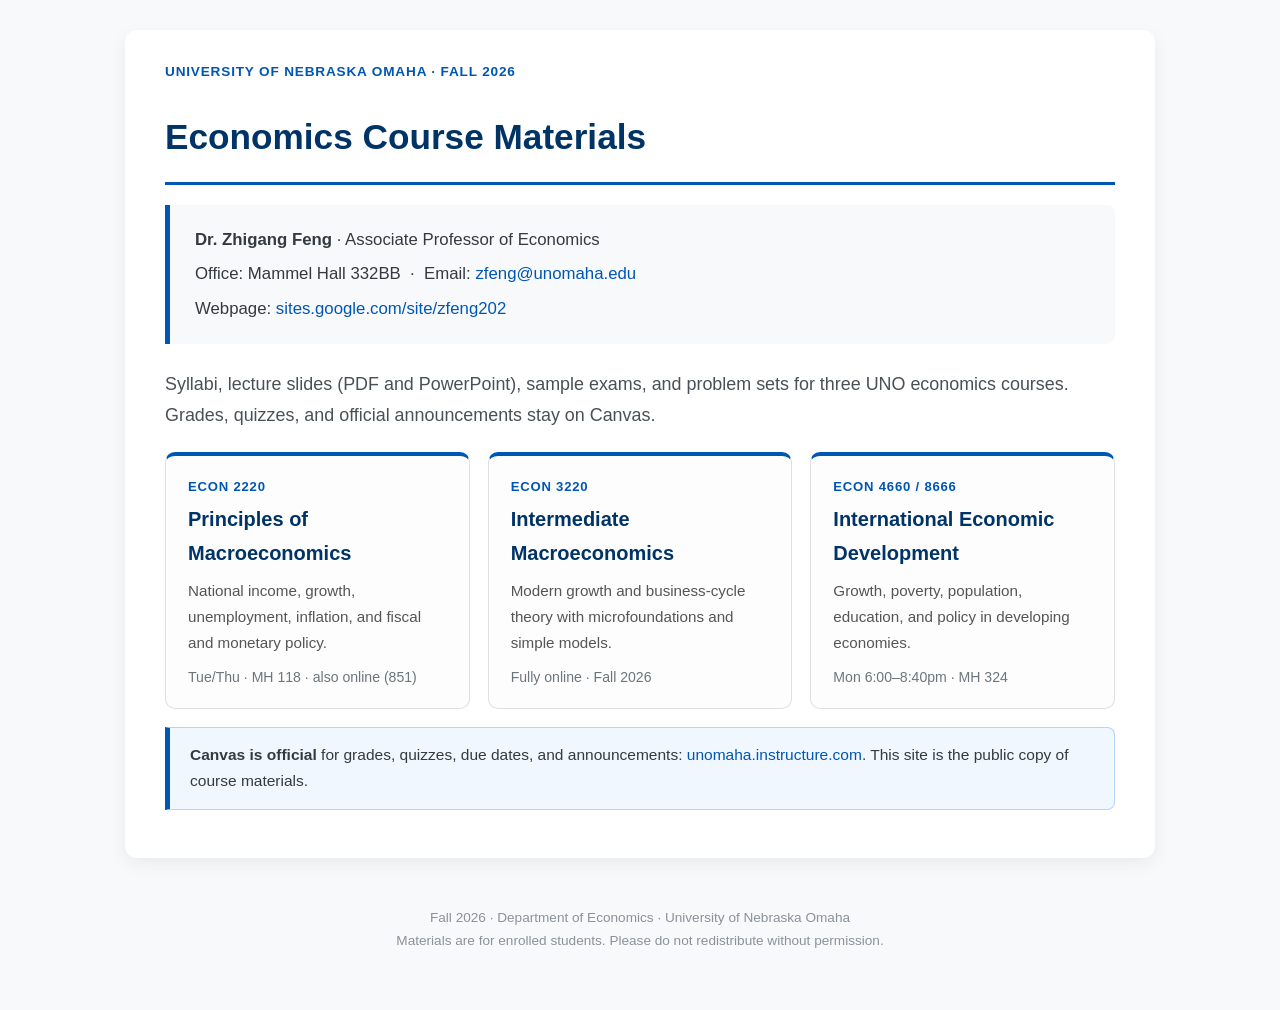
<file: index.html>
<!DOCTYPE html>
<html lang="en">
<head>
  <meta charset="UTF-8">
  <meta name="viewport" content="width=device-width, initial-scale=1.0">
  <title>UNO Economics · Dr. Zhigang Feng</title>
  <link rel="stylesheet" href="assets/style.css">
</head>
<body>
  <div class="container">
    <p class="kicker">University of Nebraska Omaha · Fall 2026</p>
    <h1>Economics Course Materials</h1>
    <div class="instructor-info">
      <p><strong>Dr. Zhigang Feng</strong> · Associate Professor of Economics</p>
      <p>Office: Mammel Hall 332BB &nbsp;·&nbsp; Email: <a href="mailto:zfeng@unomaha.edu">zfeng@unomaha.edu</a></p>
      <p>Webpage: <a href="https://sites.google.com/site/zfeng202/">sites.google.com/site/zfeng202</a></p>
    </div>
    <p class="lede">Syllabi, lecture slides (PDF and PowerPoint), sample exams, and problem sets for three UNO economics courses. Grades, quizzes, and official announcements stay on Canvas.</p>

    <div class="course-grid">
      <a class="course-card" href="econ2220/">
        <div class="code">ECON 2220</div>
        <h2>Principles of Macroeconomics</h2>
        <p>National income, growth, unemployment, inflation, and fiscal and monetary policy.</p>
        <div class="meta">Tue/Thu · MH 118 · also online (851)</div>
      </a>
      <a class="course-card" href="econ3220/">
        <div class="code">ECON 3220</div>
        <h2>Intermediate Macroeconomics</h2>
        <p>Modern growth and business-cycle theory with microfoundations and simple models.</p>
        <div class="meta">Fully online · Fall 2026</div>
      </a>
      <a class="course-card" href="econ4660/">
        <div class="code">ECON 4660 / 8666</div>
        <h2>International Economic Development</h2>
        <p>Growth, poverty, population, education, and policy in developing economies.</p>
        <div class="meta">Mon 6:00–8:40pm · MH 324</div>
      </a>
    </div>

    <div class="notice">
      <strong>Canvas is official</strong> for grades, quizzes, due dates, and announcements:
      <a href="https://unomaha.instructure.com">unomaha.instructure.com</a>.
      This site is the public copy of course materials.
    </div>
  </div>
  <footer class="site-footer">
    Fall 2026 · Department of Economics · University of Nebraska Omaha<br>
    Materials are for enrolled students. Please do not redistribute without permission.
  </footer>
</body>
</html>
</file>
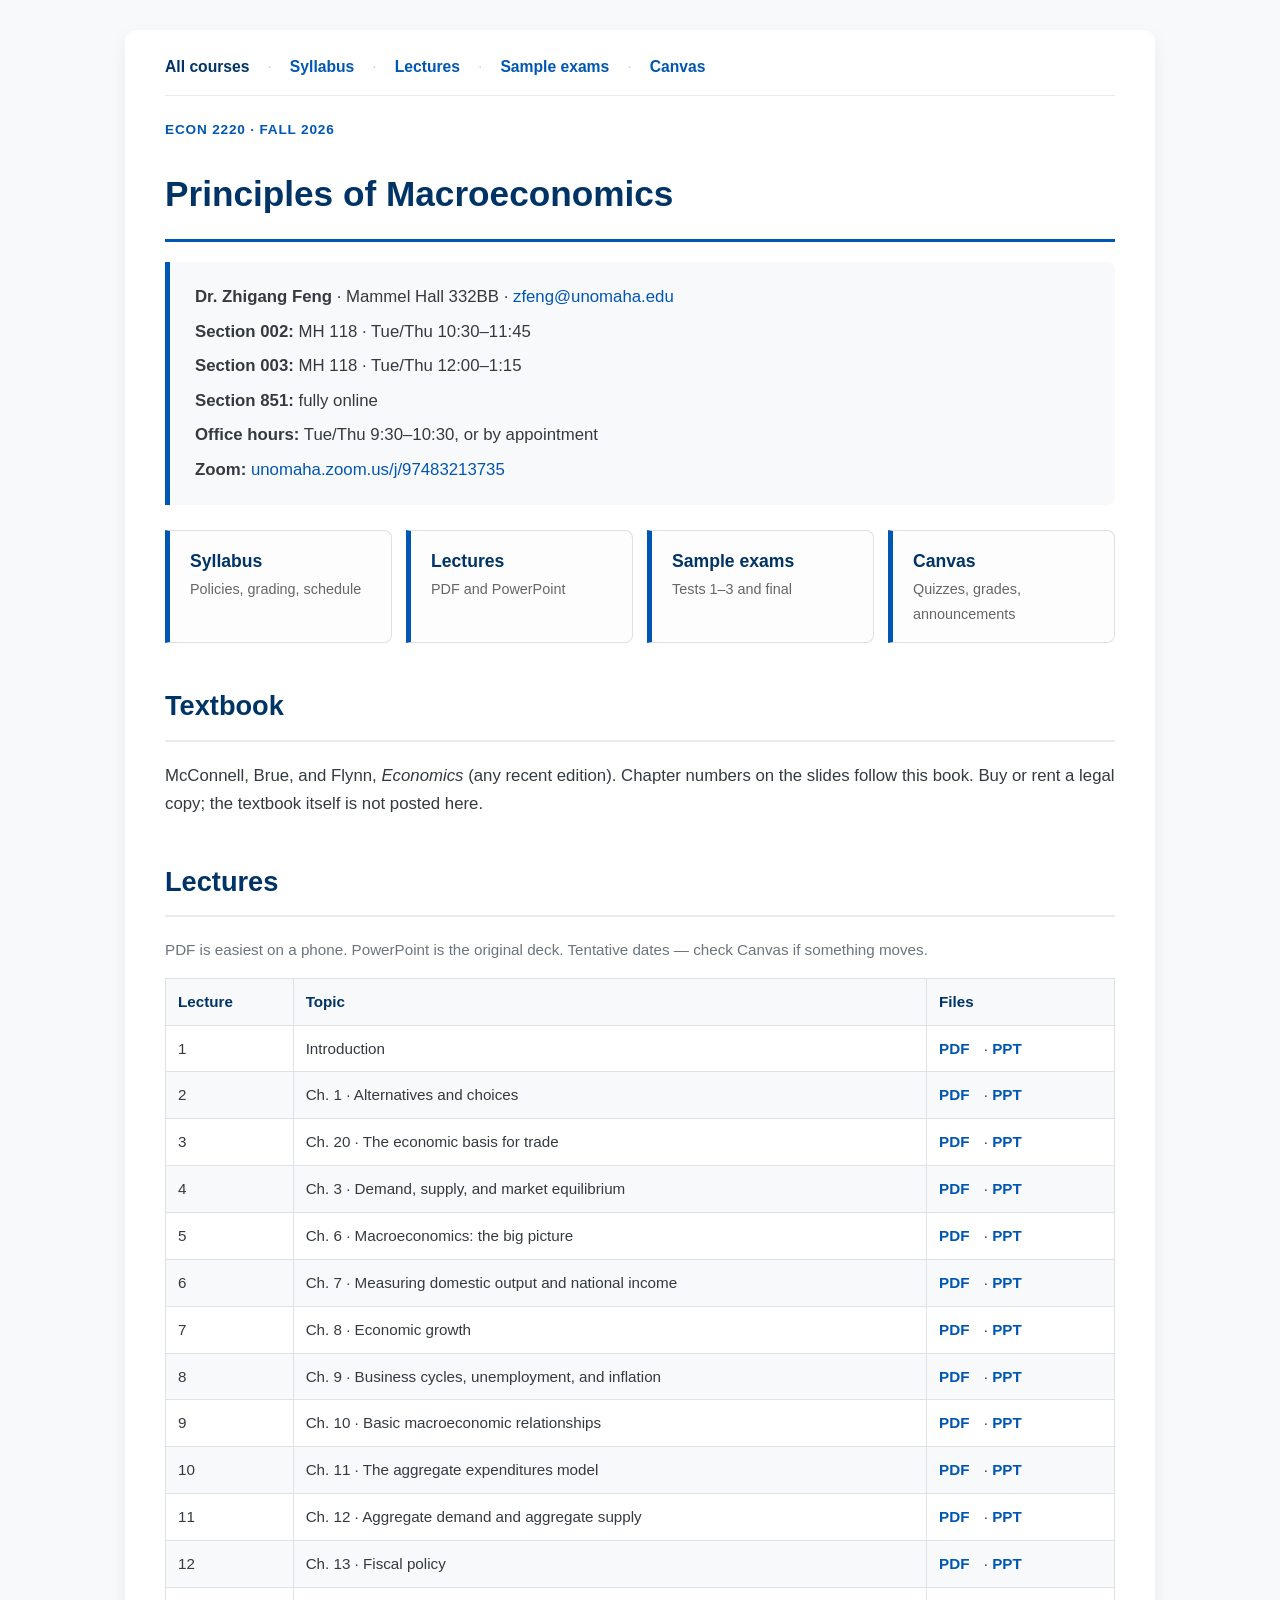
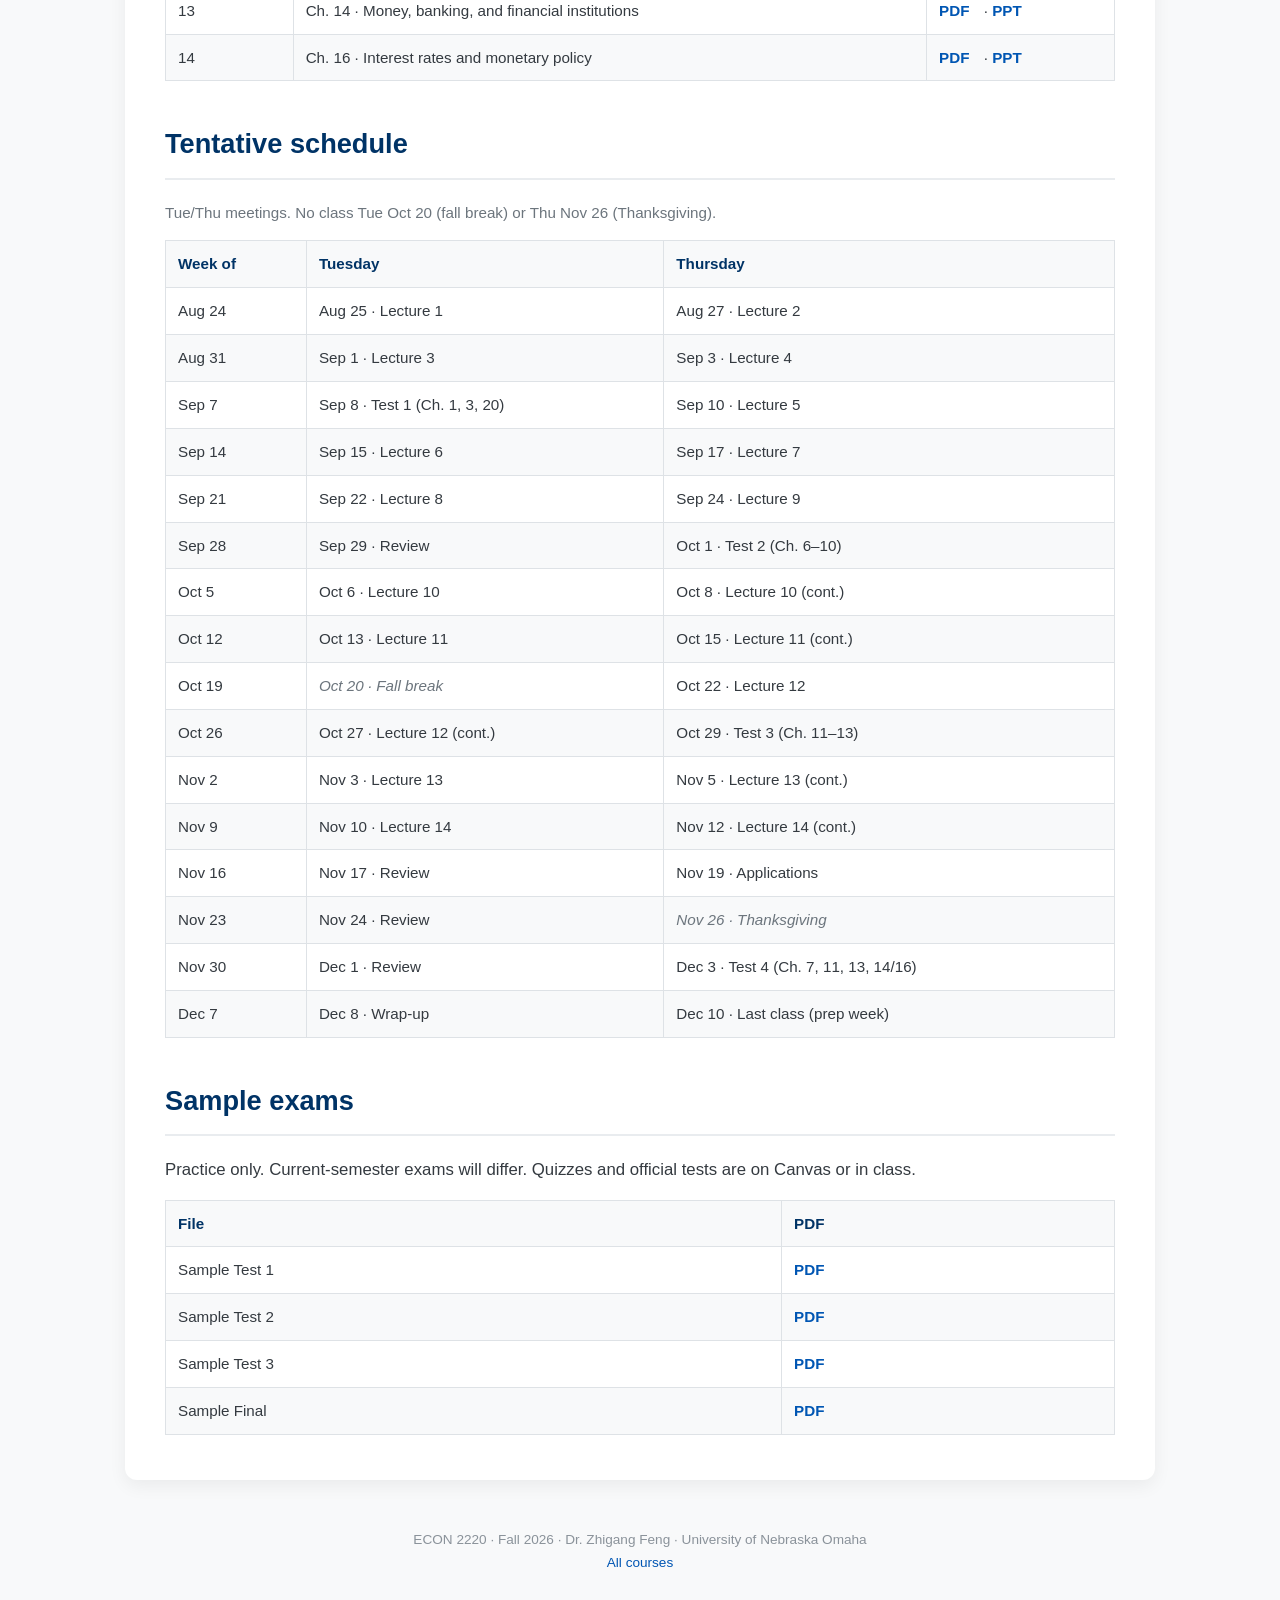
<file: econ2220/index.html>
<!DOCTYPE html>
<html lang="en">
<head>
  <meta charset="UTF-8">
  <meta name="viewport" content="width=device-width, initial-scale=1.0">
  <title>ECON 2220 · Principles of Macroeconomics</title>
  <link rel="stylesheet" href="../assets/style.css">
</head>
<body>
  <div class="container">
    <nav class="topnav">
      <a class="home" href="../">All courses</a>
      <span class="sep">·</span>
      <a href="syllabus.html">Syllabus</a>
      <span class="sep">·</span>
      <a href="#lectures">Lectures</a>
      <span class="sep">·</span>
      <a href="#exams">Sample exams</a>
      <span class="sep">·</span>
      <a href="https://unomaha.instructure.com">Canvas</a>
    </nav>

    <p class="kicker">ECON 2220 · Fall 2026</p>
    <h1>Principles of Macroeconomics</h1>
    <div class="instructor-info">
      <p><strong>Dr. Zhigang Feng</strong> · Mammel Hall 332BB · <a href="mailto:zfeng@unomaha.edu">zfeng@unomaha.edu</a></p>
      <p><strong>Section 002:</strong> MH 118 · Tue/Thu 10:30–11:45</p>
      <p><strong>Section 003:</strong> MH 118 · Tue/Thu 12:00–1:15</p>
      <p><strong>Section 851:</strong> fully online</p>
      <p><strong>Office hours:</strong> Tue/Thu 9:30–10:30, or by appointment</p>
      <p><strong>Zoom:</strong> <a href="https://unomaha.zoom.us/j/97483213735">unomaha.zoom.us/j/97483213735</a></p>
    </div>

    <div class="quicklinks">
      <a class="quicklink" href="syllabus.html">
        <div class="ql-title">Syllabus</div>
        <div class="ql-sub">Policies, grading, schedule</div>
      </a>
      <a class="quicklink" href="#lectures">
        <div class="ql-title">Lectures</div>
        <div class="ql-sub">PDF and PowerPoint</div>
      </a>
      <a class="quicklink" href="#exams">
        <div class="ql-title">Sample exams</div>
        <div class="ql-sub">Tests 1–3 and final</div>
      </a>
      <a class="quicklink" href="https://unomaha.instructure.com">
        <div class="ql-title">Canvas</div>
        <div class="ql-sub">Quizzes, grades, announcements</div>
      </a>
    </div>

    <h2>Textbook</h2>
    <p>McConnell, Brue, and Flynn, <em>Economics</em> (any recent edition). Chapter numbers on the slides follow this book. Buy or rent a legal copy; the textbook itself is not posted here.</p>

    <h2 id="lectures">Lectures</h2>
    <p class="muted">PDF is easiest on a phone. PowerPoint is the original deck. Tentative dates — check Canvas if something moves.</p>
    <table>
      <thead>
        <tr><th>Lecture</th><th>Topic</th><th>Files</th></tr>
      </thead>
      <tbody>
        <tr><td>1</td><td>Introduction</td><td class="dl"><a href="notes/Lecture1_Intro.pdf">PDF</a> · <a href="notes/Lecture1_Intro.pptx">PPT</a></td></tr>
        <tr><td>2</td><td>Ch. 1 · Alternatives and choices</td><td class="dl"><a href="notes/Lecture2_Chp1.pdf">PDF</a> · <a href="notes/Lecture2_Chp1.pptx">PPT</a></td></tr>
        <tr><td>3</td><td>Ch. 20 · The economic basis for trade</td><td class="dl"><a href="notes/Lecture3_Chp20.pdf">PDF</a> · <a href="notes/Lecture3_Chp20.pptx">PPT</a></td></tr>
        <tr><td>4</td><td>Ch. 3 · Demand, supply, and market equilibrium</td><td class="dl"><a href="notes/Lecture4_Chp3.pdf">PDF</a> · <a href="notes/Lecture4_Chp3.pptx">PPT</a></td></tr>
        <tr><td>5</td><td>Ch. 6 · Macroeconomics: the big picture</td><td class="dl"><a href="notes/Lecture5_Chp6.pdf">PDF</a> · <a href="notes/Lecture5_Chp6.pptx">PPT</a></td></tr>
        <tr><td>6</td><td>Ch. 7 · Measuring domestic output and national income</td><td class="dl"><a href="notes/Lecture6_Chp7.pdf">PDF</a> · <a href="notes/Lecture6_Chp7.pptx">PPT</a></td></tr>
        <tr><td>7</td><td>Ch. 8 · Economic growth</td><td class="dl"><a href="notes/Lecture7_Chp8.pdf">PDF</a> · <a href="notes/Lecture7_Chp8.pptx">PPT</a></td></tr>
        <tr><td>8</td><td>Ch. 9 · Business cycles, unemployment, and inflation</td><td class="dl"><a href="notes/Lecture8_Chp9.pdf">PDF</a> · <a href="notes/Lecture8_Chp9.pptx">PPT</a></td></tr>
        <tr><td>9</td><td>Ch. 10 · Basic macroeconomic relationships</td><td class="dl"><a href="notes/Lecture9_Chp10.pdf">PDF</a> · <a href="notes/Lecture9_Chp10.pptx">PPT</a></td></tr>
        <tr><td>10</td><td>Ch. 11 · The aggregate expenditures model</td><td class="dl"><a href="notes/Lecture10_Chp11.pdf">PDF</a> · <a href="notes/Lecture10_Chp11.pptx">PPT</a></td></tr>
        <tr><td>11</td><td>Ch. 12 · Aggregate demand and aggregate supply</td><td class="dl"><a href="notes/Lecture11_Chp12.pdf">PDF</a> · <a href="notes/Lecture11_Chp12.pptx">PPT</a></td></tr>
        <tr><td>12</td><td>Ch. 13 · Fiscal policy</td><td class="dl"><a href="notes/Lecture12_Chp13.pdf">PDF</a> · <a href="notes/Lecture12_Chp13.pptx">PPT</a></td></tr>
        <tr><td>13</td><td>Ch. 14 · Money, banking, and financial institutions</td><td class="dl"><a href="notes/Lecture13_Chp14.pdf">PDF</a> · <a href="notes/Lecture13_Chp14.pptx">PPT</a></td></tr>
        <tr><td>14</td><td>Ch. 16 · Interest rates and monetary policy</td><td class="dl"><a href="notes/Lecture14_Chp16.pdf">PDF</a> · <a href="notes/Lecture14_Chp16.pptx">PPT</a></td></tr>
      </tbody>
    </table>

    <h2 id="schedule">Tentative schedule</h2>
    <p class="muted">Tue/Thu meetings. No class Tue Oct 20 (fall break) or Thu Nov 26 (Thanksgiving).</p>
    <table>
      <thead>
        <tr><th>Week of</th><th>Tuesday</th><th>Thursday</th></tr>
      </thead>
      <tbody>
        <tr><td>Aug 24</td><td>Aug 25 · Lecture 1</td><td>Aug 27 · Lecture 2</td></tr>
        <tr><td>Aug 31</td><td>Sep 1 · Lecture 3</td><td>Sep 3 · Lecture 4</td></tr>
        <tr><td>Sep 7</td><td>Sep 8 · Test 1 (Ch. 1, 3, 20)</td><td>Sep 10 · Lecture 5</td></tr>
        <tr><td>Sep 14</td><td>Sep 15 · Lecture 6</td><td>Sep 17 · Lecture 7</td></tr>
        <tr><td>Sep 21</td><td>Sep 22 · Lecture 8</td><td>Sep 24 · Lecture 9</td></tr>
        <tr><td>Sep 28</td><td>Sep 29 · Review</td><td>Oct 1 · Test 2 (Ch. 6–10)</td></tr>
        <tr><td>Oct 5</td><td>Oct 6 · Lecture 10</td><td>Oct 8 · Lecture 10 (cont.)</td></tr>
        <tr><td>Oct 12</td><td>Oct 13 · Lecture 11</td><td>Oct 15 · Lecture 11 (cont.)</td></tr>
        <tr><td>Oct 19</td><td class="holiday">Oct 20 · Fall break</td><td>Oct 22 · Lecture 12</td></tr>
        <tr><td>Oct 26</td><td>Oct 27 · Lecture 12 (cont.)</td><td>Oct 29 · Test 3 (Ch. 11–13)</td></tr>
        <tr><td>Nov 2</td><td>Nov 3 · Lecture 13</td><td>Nov 5 · Lecture 13 (cont.)</td></tr>
        <tr><td>Nov 9</td><td>Nov 10 · Lecture 14</td><td>Nov 12 · Lecture 14 (cont.)</td></tr>
        <tr><td>Nov 16</td><td>Nov 17 · Review</td><td>Nov 19 · Applications</td></tr>
        <tr><td>Nov 23</td><td>Nov 24 · Review</td><td class="holiday">Nov 26 · Thanksgiving</td></tr>
        <tr><td>Nov 30</td><td>Dec 1 · Review</td><td>Dec 3 · Test 4 (Ch. 7, 11, 13, 14/16)</td></tr>
        <tr><td>Dec 7</td><td>Dec 8 · Wrap-up</td><td>Dec 10 · Last class (prep week)</td></tr>
      </tbody>
    </table>

    <h2 id="exams">Sample exams</h2>
    <p>Practice only. Current-semester exams will differ. Quizzes and official tests are on Canvas or in class.</p>
    <table>
      <thead>
        <tr><th>File</th><th>PDF</th></tr>
      </thead>
      <tbody>
        <tr><td>Sample Test 1</td><td class="dl"><a href="tests/Sample_test1.pdf">PDF</a></td></tr>
        <tr><td>Sample Test 2</td><td class="dl"><a href="tests/Sample_test2.pdf">PDF</a></td></tr>
        <tr><td>Sample Test 3</td><td class="dl"><a href="tests/Sample_test3.pdf">PDF</a></td></tr>
        <tr><td>Sample Final</td><td class="dl"><a href="tests/Sample_Final.pdf">PDF</a></td></tr>
      </tbody>
    </table>
  </div>
  <footer class="site-footer">
    ECON 2220 · Fall 2026 · Dr. Zhigang Feng · University of Nebraska Omaha<br>
    <a href="../">All courses</a>
  </footer>
</body>
</html>
</file>
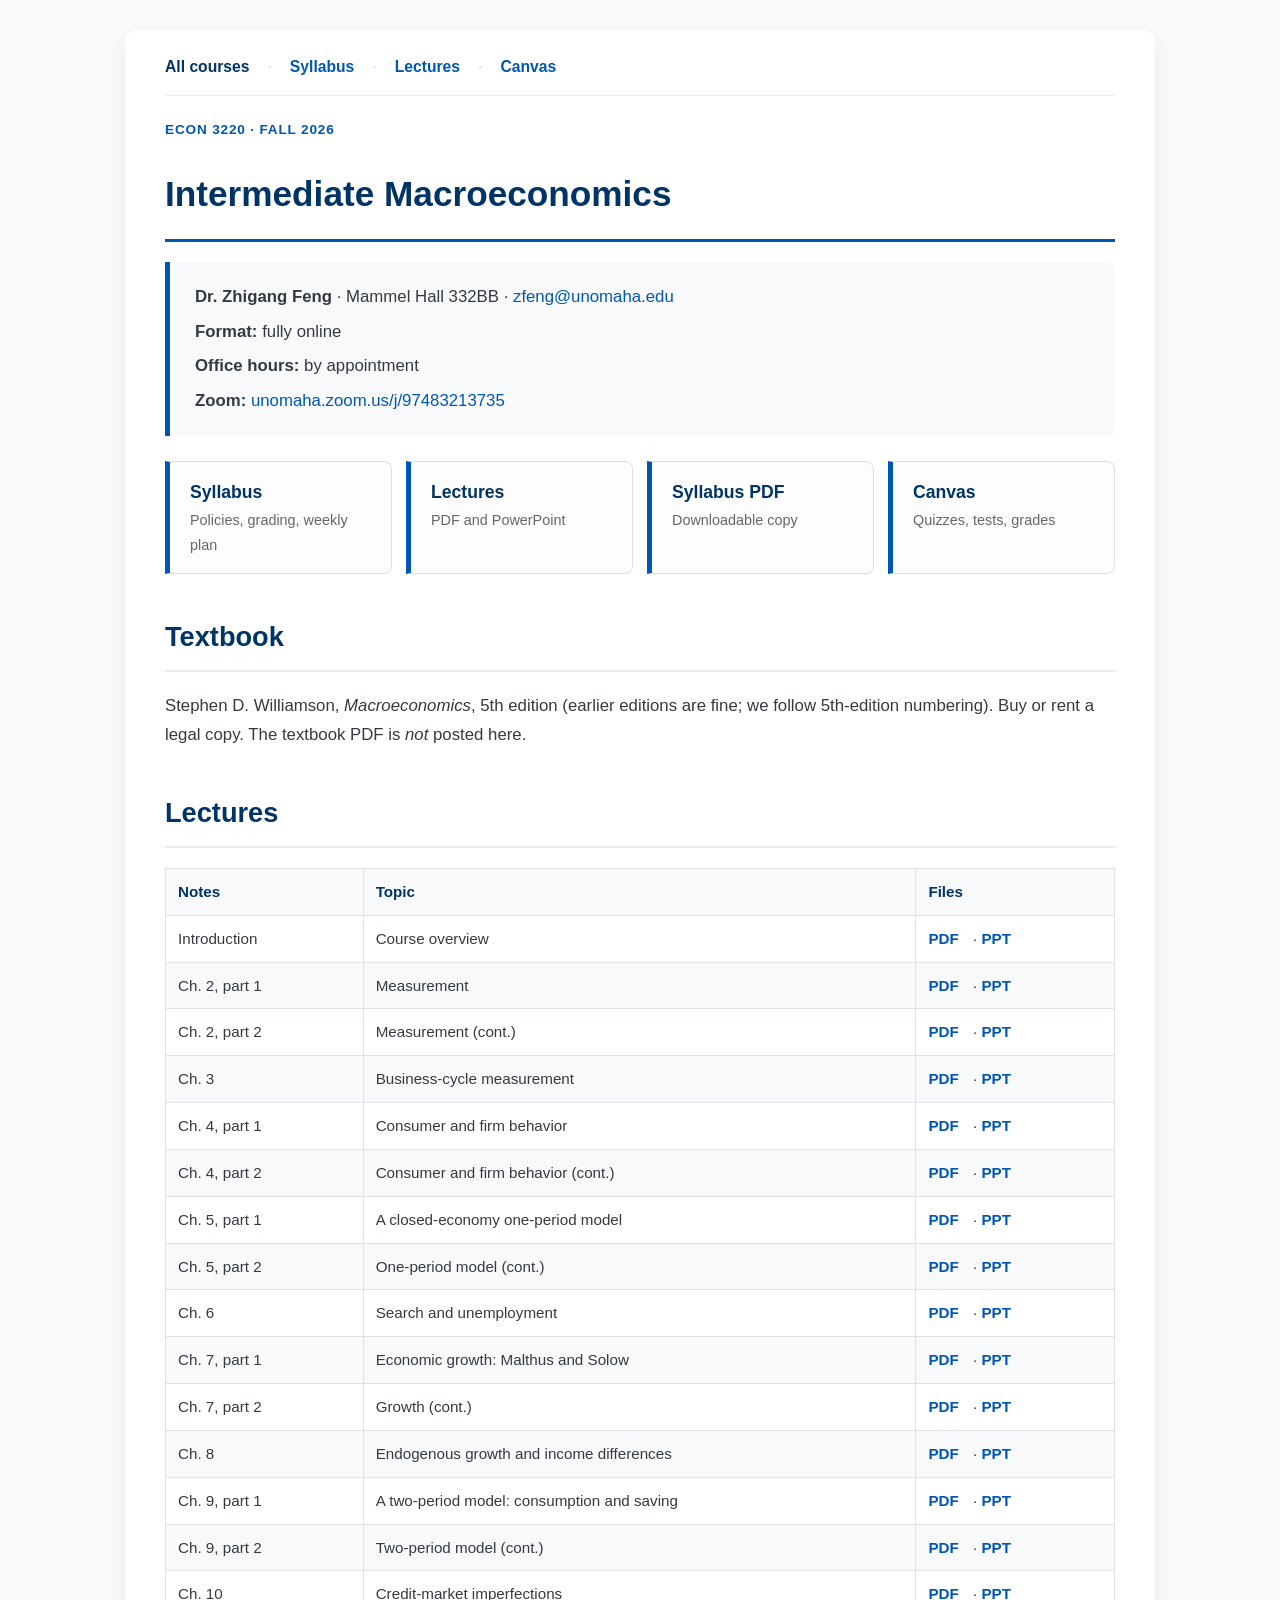
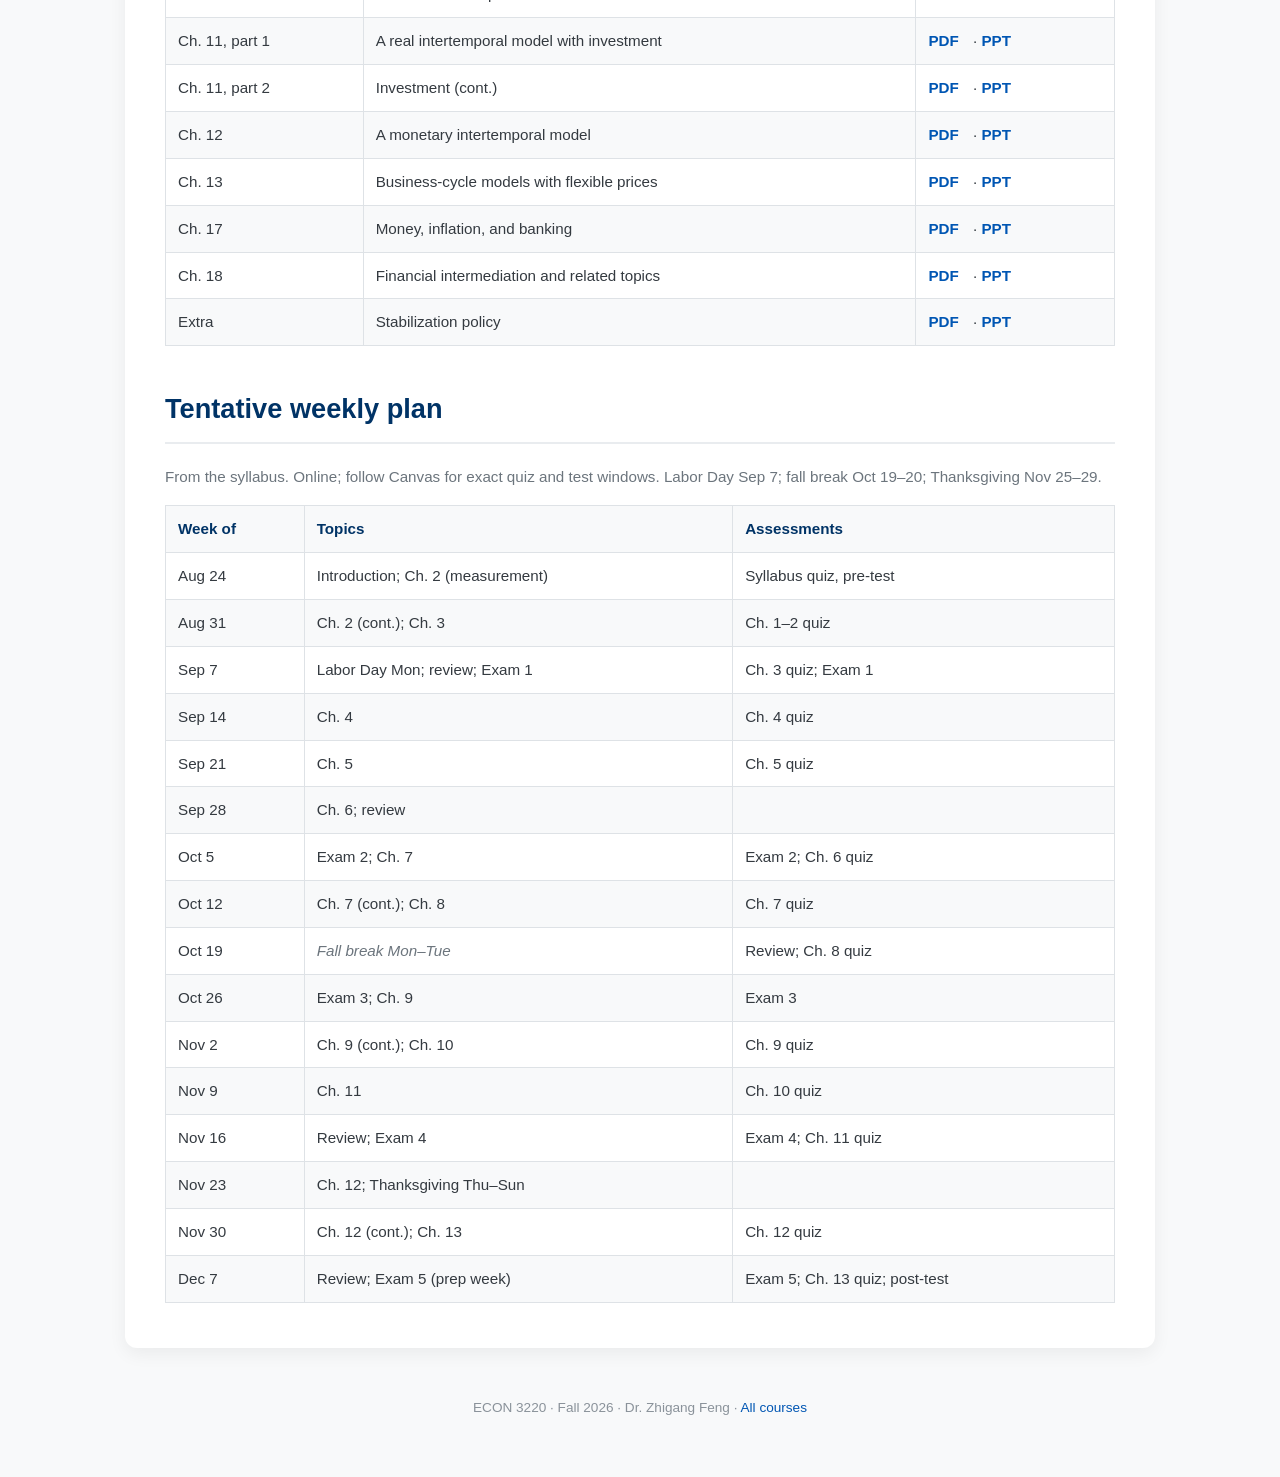
<file: econ3220/index.html>
<!DOCTYPE html>
<html lang="en">
<head>
  <meta charset="UTF-8">
  <meta name="viewport" content="width=device-width, initial-scale=1.0">
  <title>ECON 3220 · Intermediate Macroeconomics</title>
  <link rel="stylesheet" href="../assets/style.css">
</head>
<body>
  <div class="container">
    <nav class="topnav">
      <a class="home" href="../">All courses</a>
      <span class="sep">·</span>
      <a href="syllabus.html">Syllabus</a>
      <span class="sep">·</span>
      <a href="#lectures">Lectures</a>
      <span class="sep">·</span>
      <a href="https://unomaha.instructure.com">Canvas</a>
    </nav>
    <p class="kicker">ECON 3220 · Fall 2026</p>
    <h1>Intermediate Macroeconomics</h1>
    <div class="instructor-info">
      <p><strong>Dr. Zhigang Feng</strong> · Mammel Hall 332BB · <a href="mailto:zfeng@unomaha.edu">zfeng@unomaha.edu</a></p>
      <p><strong>Format:</strong> fully online</p>
      <p><strong>Office hours:</strong> by appointment</p>
      <p><strong>Zoom:</strong> <a href="https://unomaha.zoom.us/j/97483213735">unomaha.zoom.us/j/97483213735</a></p>
    </div>

    <div class="quicklinks">
      <a class="quicklink" href="syllabus.html">
        <div class="ql-title">Syllabus</div>
        <div class="ql-sub">Policies, grading, weekly plan</div>
      </a>
      <a class="quicklink" href="#lectures">
        <div class="ql-title">Lectures</div>
        <div class="ql-sub">PDF and PowerPoint</div>
      </a>
      <a class="quicklink" href="syllabus.pdf">
        <div class="ql-title">Syllabus PDF</div>
        <div class="ql-sub">Downloadable copy</div>
      </a>
      <a class="quicklink" href="https://unomaha.instructure.com">
        <div class="ql-title">Canvas</div>
        <div class="ql-sub">Quizzes, tests, grades</div>
      </a>
    </div>

    <h2>Textbook</h2>
    <p>Stephen D. Williamson, <em>Macroeconomics</em>, 5th edition (earlier editions are fine; we follow 5th-edition numbering). Buy or rent a legal copy. The textbook PDF is <em>not</em> posted here.</p>

    <h2 id="lectures">Lectures</h2>
    <table>
      <thead><tr><th>Notes</th><th>Topic</th><th>Files</th></tr></thead>
      <tbody>
        <tr><td>Introduction</td><td>Course overview</td><td class="dl"><a href="notes/note_Introduction.pdf">PDF</a> · <a href="notes/note_Introduction.ppt">PPT</a></td></tr>
        <tr><td>Ch. 2, part 1</td><td>Measurement</td><td class="dl"><a href="notes/note_chp2_1.pdf">PDF</a> · <a href="notes/note_chp2_1.ppt">PPT</a></td></tr>
        <tr><td>Ch. 2, part 2</td><td>Measurement (cont.)</td><td class="dl"><a href="notes/note_chp2_2.pdf">PDF</a> · <a href="notes/note_chp2_2.ppt">PPT</a></td></tr>
        <tr><td>Ch. 3</td><td>Business-cycle measurement</td><td class="dl"><a href="notes/note_chp3.pdf">PDF</a> · <a href="notes/note_chp3.ppt">PPT</a></td></tr>
        <tr><td>Ch. 4, part 1</td><td>Consumer and firm behavior</td><td class="dl"><a href="notes/note_chp4_1.pdf">PDF</a> · <a href="notes/note_chp4_1.ppt">PPT</a></td></tr>
        <tr><td>Ch. 4, part 2</td><td>Consumer and firm behavior (cont.)</td><td class="dl"><a href="notes/note_chp4_2.pdf">PDF</a> · <a href="notes/note_chp4_2.ppt">PPT</a></td></tr>
        <tr><td>Ch. 5, part 1</td><td>A closed-economy one-period model</td><td class="dl"><a href="notes/note_chp5_1.pdf">PDF</a> · <a href="notes/note_chp5_1.ppt">PPT</a></td></tr>
        <tr><td>Ch. 5, part 2</td><td>One-period model (cont.)</td><td class="dl"><a href="notes/note_chp5_2.pdf">PDF</a> · <a href="notes/note_chp5_2.ppt">PPT</a></td></tr>
        <tr><td>Ch. 6</td><td>Search and unemployment</td><td class="dl"><a href="notes/note_chp6.pdf">PDF</a> · <a href="notes/note_chp6.ppt">PPT</a></td></tr>
        <tr><td>Ch. 7, part 1</td><td>Economic growth: Malthus and Solow</td><td class="dl"><a href="notes/note_chp7_1.pdf">PDF</a> · <a href="notes/note_chp7_1.ppt">PPT</a></td></tr>
        <tr><td>Ch. 7, part 2</td><td>Growth (cont.)</td><td class="dl"><a href="notes/note_chp7_2.pdf">PDF</a> · <a href="notes/note_chp7_2.ppt">PPT</a></td></tr>
        <tr><td>Ch. 8</td><td>Endogenous growth and income differences</td><td class="dl"><a href="notes/note_chp8.pdf">PDF</a> · <a href="notes/note_chp8.ppt">PPT</a></td></tr>
        <tr><td>Ch. 9, part 1</td><td>A two-period model: consumption and saving</td><td class="dl"><a href="notes/note_chp9_1.pdf">PDF</a> · <a href="notes/note_chp9_1.ppt">PPT</a></td></tr>
        <tr><td>Ch. 9, part 2</td><td>Two-period model (cont.)</td><td class="dl"><a href="notes/note_chp9_2.pdf">PDF</a> · <a href="notes/note_chp9_2.ppt">PPT</a></td></tr>
        <tr><td>Ch. 10</td><td>Credit-market imperfections</td><td class="dl"><a href="notes/note_chp10.pdf">PDF</a> · <a href="notes/note_chp10.ppt">PPT</a></td></tr>
        <tr><td>Ch. 11, part 1</td><td>A real intertemporal model with investment</td><td class="dl"><a href="notes/note_chp11_1.pdf">PDF</a> · <a href="notes/note_chp11_1.ppt">PPT</a></td></tr>
        <tr><td>Ch. 11, part 2</td><td>Investment (cont.)</td><td class="dl"><a href="notes/note_chp11_2.pdf">PDF</a> · <a href="notes/note_chp11_2.ppt">PPT</a></td></tr>
        <tr><td>Ch. 12</td><td>A monetary intertemporal model</td><td class="dl"><a href="notes/note_chp12.pdf">PDF</a> · <a href="notes/note_chp12.ppt">PPT</a></td></tr>
        <tr><td>Ch. 13</td><td>Business-cycle models with flexible prices</td><td class="dl"><a href="notes/note_chp13.pdf">PDF</a> · <a href="notes/note_chp13.ppt">PPT</a></td></tr>
        <tr><td>Ch. 17</td><td>Money, inflation, and banking</td><td class="dl"><a href="notes/note_chp17.pdf">PDF</a> · <a href="notes/note_chp17.ppt">PPT</a></td></tr>
        <tr><td>Ch. 18</td><td>Financial intermediation and related topics</td><td class="dl"><a href="notes/note_chp18.pdf">PDF</a> · <a href="notes/note_chp18.ppt">PPT</a></td></tr>
        <tr><td>Extra</td><td>Stabilization policy</td><td class="dl"><a href="notes/Stabilization_Policy_notes.pdf">PDF</a> · <a href="notes/Stabilization_Policy_notes.ppt">PPT</a></td></tr>
      </tbody>
    </table>

    <h2>Tentative weekly plan</h2>
    <p class="muted">From the syllabus. Online; follow Canvas for exact quiz and test windows. Labor Day Sep 7; fall break Oct 19–20; Thanksgiving Nov 25–29.</p>
    <table>
      <thead><tr><th>Week of</th><th>Topics</th><th>Assessments</th></tr></thead>
      <tbody>
        <tr><td>Aug 24</td><td>Introduction; Ch. 2 (measurement)</td><td>Syllabus quiz, pre-test</td></tr>
        <tr><td>Aug 31</td><td>Ch. 2 (cont.); Ch. 3</td><td>Ch. 1–2 quiz</td></tr>
        <tr><td>Sep 7</td><td>Labor Day Mon; review; Exam 1</td><td>Ch. 3 quiz; Exam 1</td></tr>
        <tr><td>Sep 14</td><td>Ch. 4</td><td>Ch. 4 quiz</td></tr>
        <tr><td>Sep 21</td><td>Ch. 5</td><td>Ch. 5 quiz</td></tr>
        <tr><td>Sep 28</td><td>Ch. 6; review</td><td></td></tr>
        <tr><td>Oct 5</td><td>Exam 2; Ch. 7</td><td>Exam 2; Ch. 6 quiz</td></tr>
        <tr><td>Oct 12</td><td>Ch. 7 (cont.); Ch. 8</td><td>Ch. 7 quiz</td></tr>
        <tr><td>Oct 19</td><td class="holiday">Fall break Mon–Tue</td><td>Review; Ch. 8 quiz</td></tr>
        <tr><td>Oct 26</td><td>Exam 3; Ch. 9</td><td>Exam 3</td></tr>
        <tr><td>Nov 2</td><td>Ch. 9 (cont.); Ch. 10</td><td>Ch. 9 quiz</td></tr>
        <tr><td>Nov 9</td><td>Ch. 11</td><td>Ch. 10 quiz</td></tr>
        <tr><td>Nov 16</td><td>Review; Exam 4</td><td>Exam 4; Ch. 11 quiz</td></tr>
        <tr><td>Nov 23</td><td>Ch. 12; Thanksgiving Thu–Sun</td><td></td></tr>
        <tr><td>Nov 30</td><td>Ch. 12 (cont.); Ch. 13</td><td>Ch. 12 quiz</td></tr>
        <tr><td>Dec 7</td><td>Review; Exam 5 (prep week)</td><td>Exam 5; Ch. 13 quiz; post-test</td></tr>
      </tbody>
    </table>
  </div>
  <footer class="site-footer">ECON 3220 · Fall 2026 · Dr. Zhigang Feng · <a href="../">All courses</a></footer>
</body>
</html>
</file>
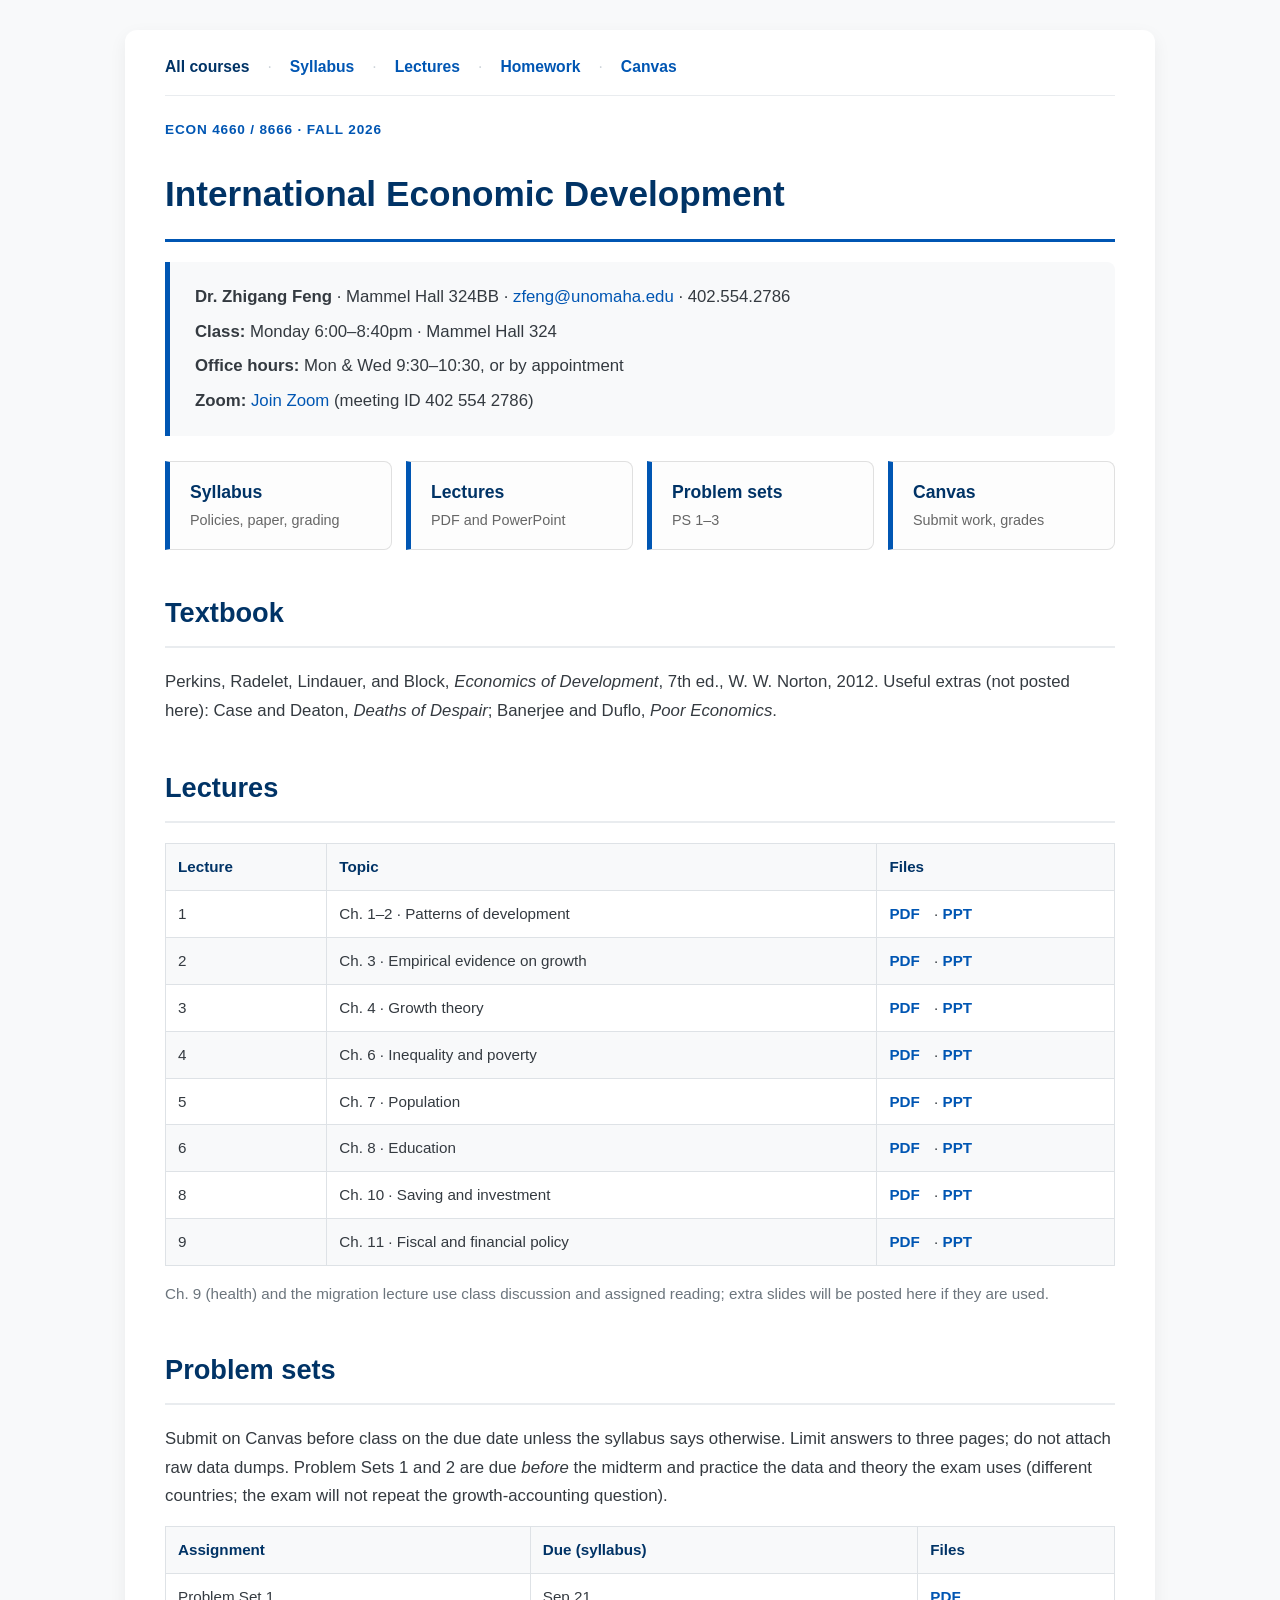
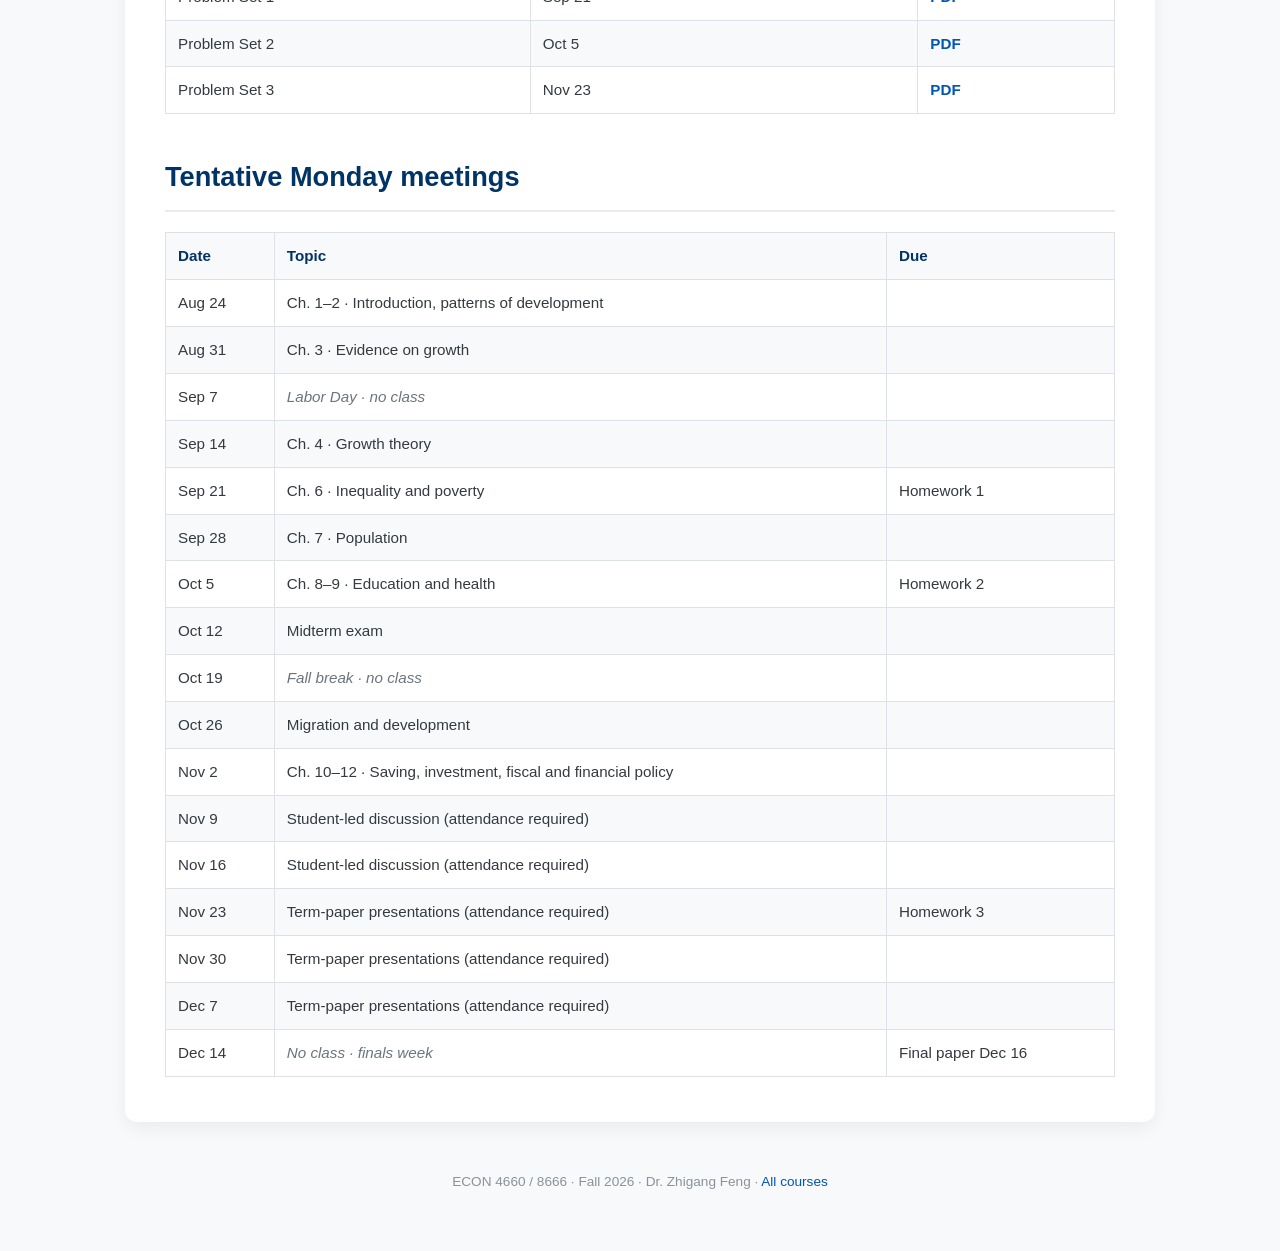
<file: econ4660/index.html>
<!DOCTYPE html>
<html lang="en">
<head>
  <meta charset="UTF-8">
  <meta name="viewport" content="width=device-width, initial-scale=1.0">
  <title>ECON 4660 · International Economic Development</title>
  <link rel="stylesheet" href="../assets/style.css">
</head>
<body>
  <div class="container">
    <nav class="topnav">
      <a class="home" href="../">All courses</a>
      <span class="sep">·</span>
      <a href="syllabus.html">Syllabus</a>
      <span class="sep">·</span>
      <a href="#lectures">Lectures</a>
      <span class="sep">·</span>
      <a href="#homework">Homework</a>
      <span class="sep">·</span>
      <a href="https://unomaha.instructure.com">Canvas</a>
    </nav>
    <p class="kicker">ECON 4660 / 8666 · Fall 2026</p>
    <h1>International Economic Development</h1>
    <div class="instructor-info">
      <p><strong>Dr. Zhigang Feng</strong> · Mammel Hall 324BB · <a href="mailto:zfeng@unomaha.edu">zfeng@unomaha.edu</a> · 402.554.2786</p>
      <p><strong>Class:</strong> Monday 6:00–8:40pm · Mammel Hall 324</p>
      <p><strong>Office hours:</strong> Mon &amp; Wed 9:30–10:30, or by appointment</p>
      <p><strong>Zoom:</strong> <a href="https://unomaha.zoom.us/j/4025542786?pwd=OGVwTCtjaTJQWGgvb1NjMHBPdkV0QT09">Join Zoom</a> (meeting ID 402 554 2786)</p>
    </div>

    <div class="quicklinks">
      <a class="quicklink" href="syllabus.html">
        <div class="ql-title">Syllabus</div>
        <div class="ql-sub">Policies, paper, grading</div>
      </a>
      <a class="quicklink" href="#lectures">
        <div class="ql-title">Lectures</div>
        <div class="ql-sub">PDF and PowerPoint</div>
      </a>
      <a class="quicklink" href="#homework">
        <div class="ql-title">Problem sets</div>
        <div class="ql-sub">PS 1–3</div>
      </a>
      <a class="quicklink" href="https://unomaha.instructure.com">
        <div class="ql-title">Canvas</div>
        <div class="ql-sub">Submit work, grades</div>
      </a>
    </div>

    <h2>Textbook</h2>
    <p>Perkins, Radelet, Lindauer, and Block, <em>Economics of Development</em>, 7th ed., W. W. Norton, 2012. Useful extras (not posted here): Case and Deaton, <em>Deaths of Despair</em>; Banerjee and Duflo, <em>Poor Economics</em>.</p>

    <h2 id="lectures">Lectures</h2>
    <table>
      <thead><tr><th>Lecture</th><th>Topic</th><th>Files</th></tr></thead>
      <tbody>
        <tr><td>1</td><td>Ch. 1–2 · Patterns of development</td><td class="dl"><a href="notes/Lecture1_Chp1_2.pdf">PDF</a> · <a href="notes/Lecture1_Chp1_2.pptx">PPT</a></td></tr>
        <tr><td>2</td><td>Ch. 3 · Empirical evidence on growth</td><td class="dl"><a href="notes/Lecture2_Chp3.pdf">PDF</a> · <a href="notes/Lecture2_Chp3.ppt">PPT</a></td></tr>
        <tr><td>3</td><td>Ch. 4 · Growth theory</td><td class="dl"><a href="notes/Lecture3_Chp4.pdf">PDF</a> · <a href="notes/Lecture3_Chp4.pptx">PPT</a></td></tr>
        <tr><td>4</td><td>Ch. 6 · Inequality and poverty</td><td class="dl"><a href="notes/Lecture4_Chp6.pdf">PDF</a> · <a href="notes/Lecture4_Chp6.pptx">PPT</a></td></tr>
        <tr><td>5</td><td>Ch. 7 · Population</td><td class="dl"><a href="notes/Lecture5_Chp7.pdf">PDF</a> · <a href="notes/Lecture5_Chp7.pptx">PPT</a></td></tr>
        <tr><td>6</td><td>Ch. 8 · Education</td><td class="dl"><a href="notes/Lecture6_Chp8.pdf">PDF</a> · <a href="notes/Lecture6_Chp8.ppt">PPT</a></td></tr>
        <tr><td>8</td><td>Ch. 10 · Saving and investment</td><td class="dl"><a href="notes/Lecture8_Chp10.pdf">PDF</a> · <a href="notes/Lecture8_Chp10.ppt">PPT</a></td></tr>
        <tr><td>9</td><td>Ch. 11 · Fiscal and financial policy</td><td class="dl"><a href="notes/Lecture9_Chp11.pdf">PDF</a> · <a href="notes/Lecture9_Chp11.ppt">PPT</a></td></tr>
      </tbody>
    </table>
    <p class="muted">Ch. 9 (health) and the migration lecture use class discussion and assigned reading; extra slides will be posted here if they are used.</p>

    <h2 id="homework">Problem sets</h2>
    <p>Submit on Canvas before class on the due date unless the syllabus says otherwise. Limit answers to three pages; do not attach raw data dumps. Problem Sets 1 and 2 are due <em>before</em> the midterm and practice the data and theory the exam uses (different countries; the exam will not repeat the growth-accounting question).</p>
    <table>
      <thead><tr><th>Assignment</th><th>Due (syllabus)</th><th>Files</th></tr></thead>
      <tbody>
        <tr><td>Problem Set 1</td><td>Sep 21</td><td class="dl"><a href="homework/PS_1.pdf">PDF</a></td></tr>
        <tr><td>Problem Set 2</td><td>Oct 5</td><td class="dl"><a href="homework/PS_2.pdf">PDF</a></td></tr>
        <tr><td>Problem Set 3</td><td>Nov 23</td><td class="dl"><a href="homework/PS_3.pdf">PDF</a></td></tr>
      </tbody>
    </table>

    <h2>Tentative Monday meetings</h2>
    <table>
      <thead><tr><th>Date</th><th>Topic</th><th>Due</th></tr></thead>
      <tbody>
        <tr><td>Aug 24</td><td>Ch. 1–2 · Introduction, patterns of development</td><td></td></tr>
        <tr><td>Aug 31</td><td>Ch. 3 · Evidence on growth</td><td></td></tr>
        <tr><td>Sep 7</td><td class="holiday">Labor Day · no class</td><td></td></tr>
        <tr><td>Sep 14</td><td>Ch. 4 · Growth theory</td><td></td></tr>
        <tr><td>Sep 21</td><td>Ch. 6 · Inequality and poverty</td><td>Homework 1</td></tr>
        <tr><td>Sep 28</td><td>Ch. 7 · Population</td><td></td></tr>
        <tr><td>Oct 5</td><td>Ch. 8–9 · Education and health</td><td>Homework 2</td></tr>
        <tr><td>Oct 12</td><td>Midterm exam</td><td></td></tr>
        <tr><td>Oct 19</td><td class="holiday">Fall break · no class</td><td></td></tr>
        <tr><td>Oct 26</td><td>Migration and development</td><td></td></tr>
        <tr><td>Nov 2</td><td>Ch. 10–12 · Saving, investment, fiscal and financial policy</td><td></td></tr>
        <tr><td>Nov 9</td><td>Student-led discussion (attendance required)</td><td></td></tr>
        <tr><td>Nov 16</td><td>Student-led discussion (attendance required)</td><td></td></tr>
        <tr><td>Nov 23</td><td>Term-paper presentations (attendance required)</td><td>Homework 3</td></tr>
        <tr><td>Nov 30</td><td>Term-paper presentations (attendance required)</td><td></td></tr>
        <tr><td>Dec 7</td><td>Term-paper presentations (attendance required)</td><td></td></tr>
        <tr><td>Dec 14</td><td class="holiday">No class · finals week</td><td>Final paper Dec 16</td></tr>
      </tbody>
    </table>
  </div>
  <footer class="site-footer">ECON 4660 / 8666 · Fall 2026 · Dr. Zhigang Feng · <a href="../">All courses</a></footer>
</body>
</html>
</file>
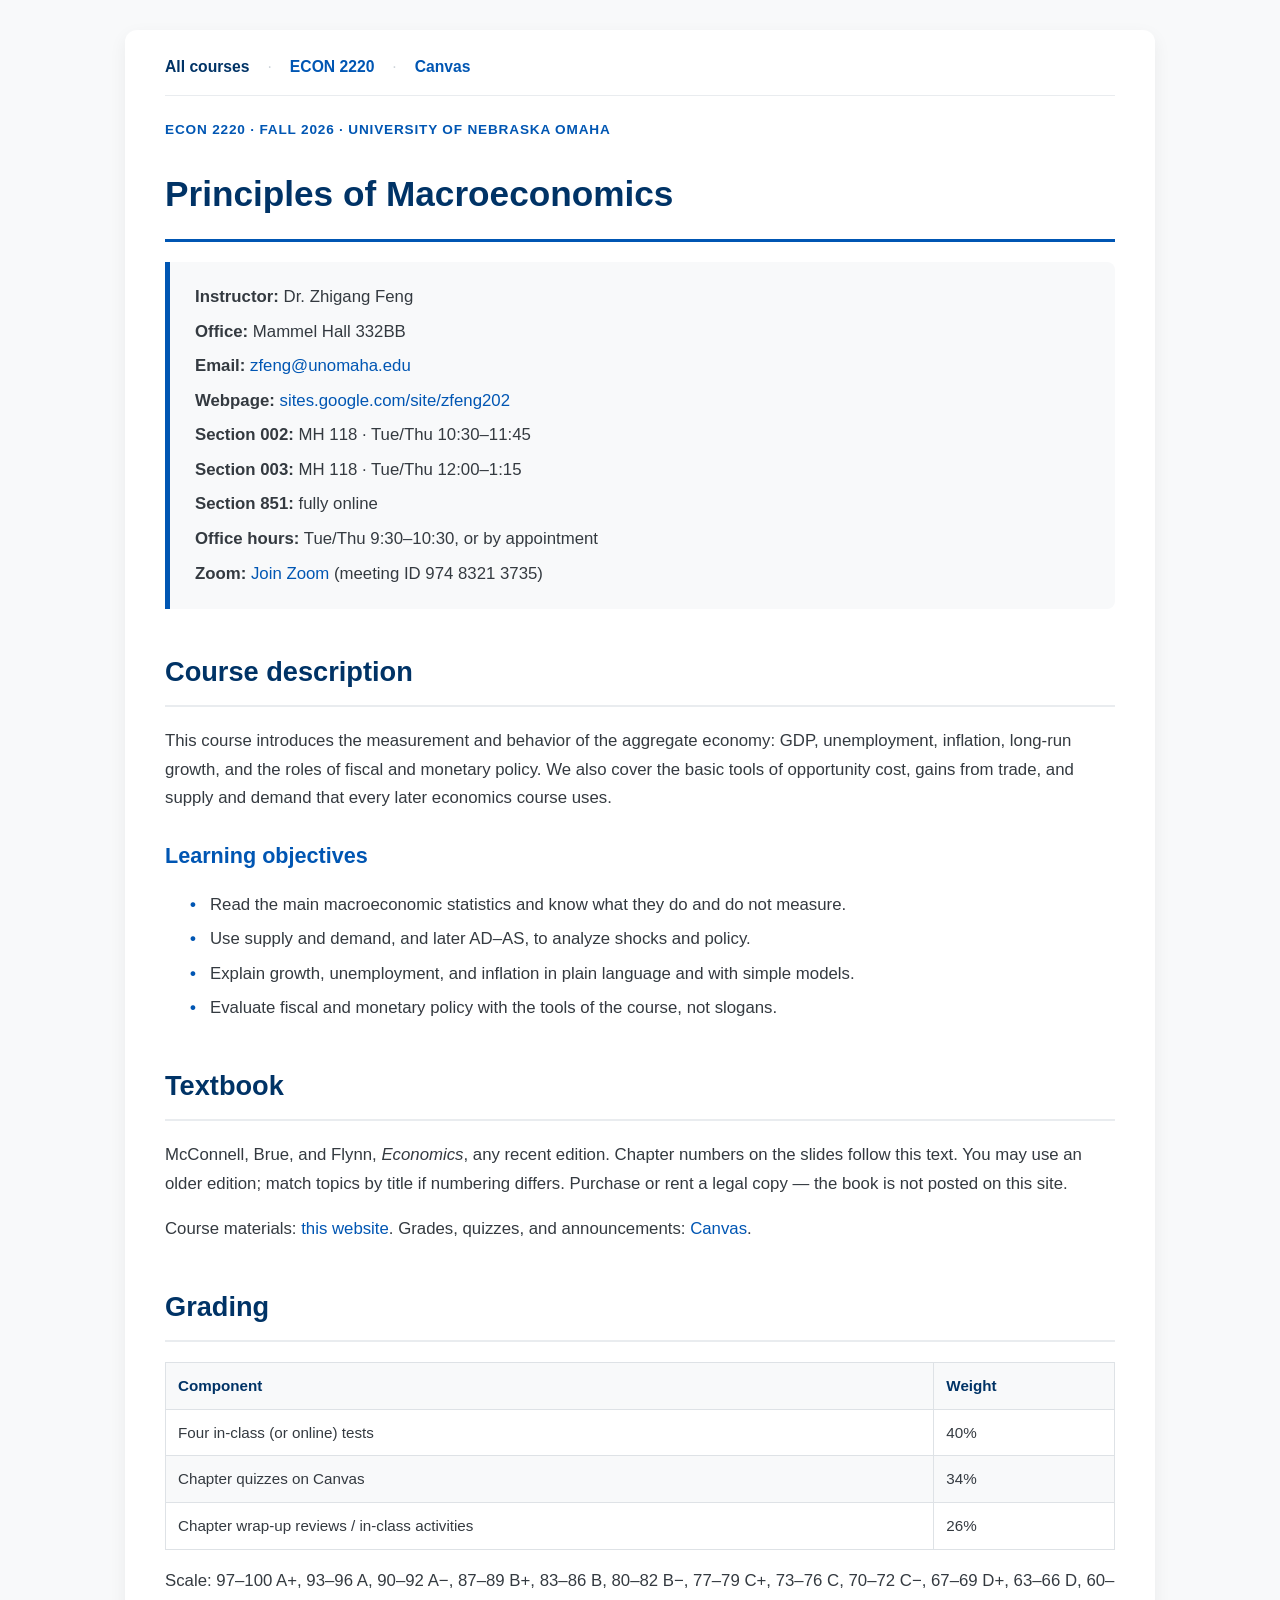
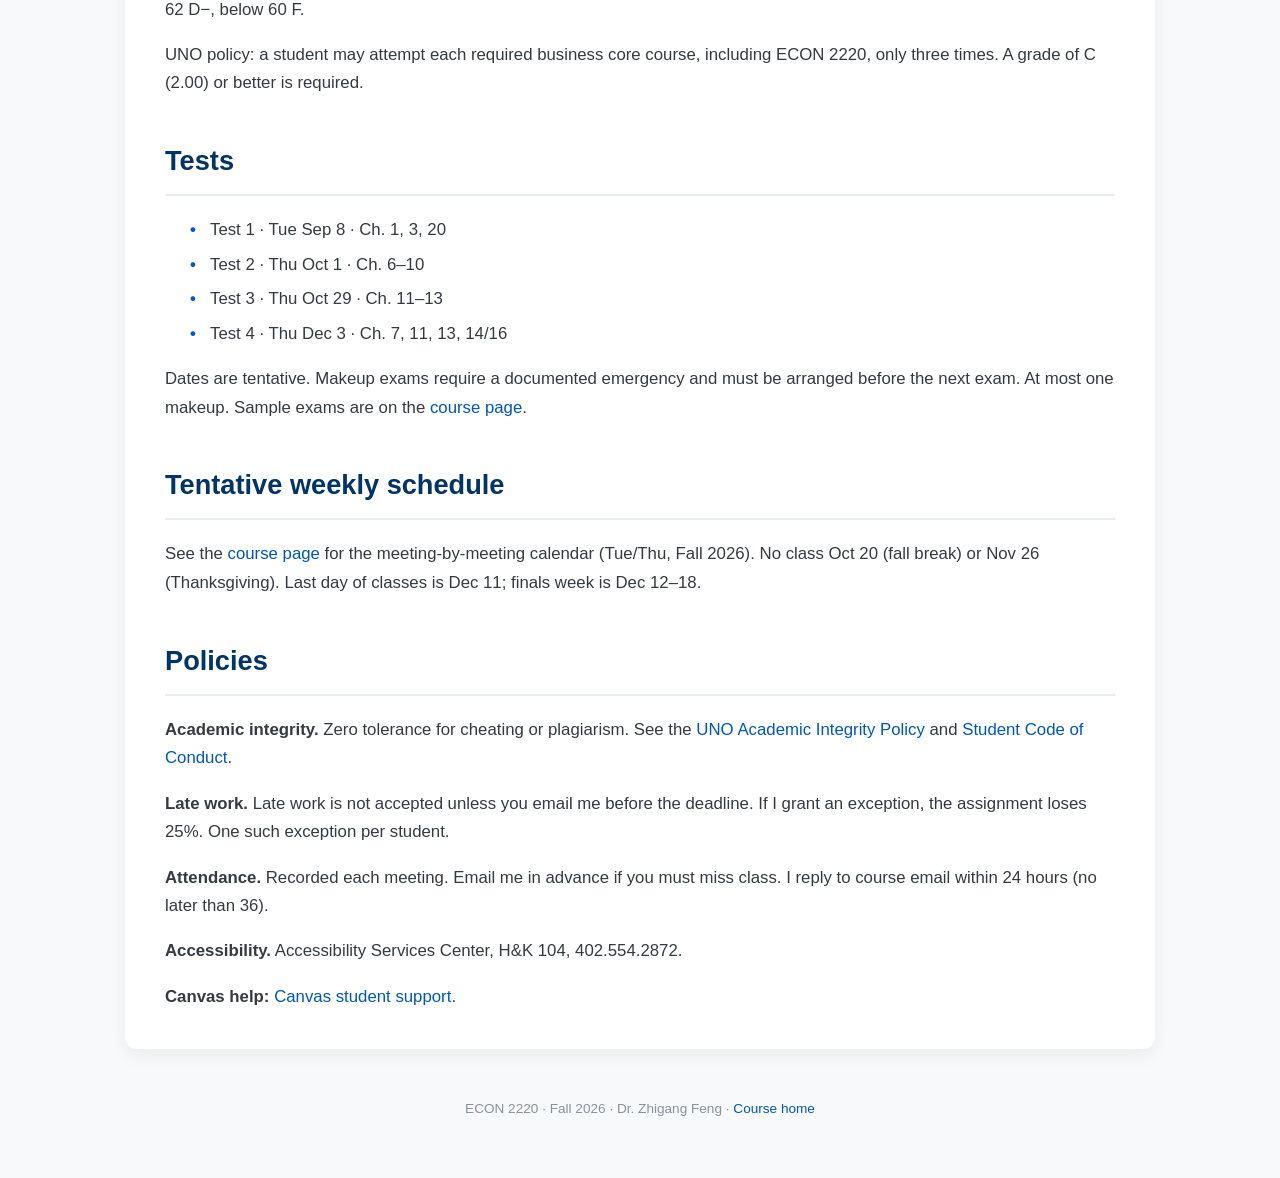
<file: econ2220/syllabus.html>
<!DOCTYPE html>
<html lang="en">
<head>
  <meta charset="UTF-8">
  <meta name="viewport" content="width=device-width, initial-scale=1.0">
  <title>ECON 2220 Syllabus · Fall 2026</title>
  <link rel="stylesheet" href="../assets/style.css">
</head>
<body>
  <div class="container">
    <nav class="topnav">
      <a class="home" href="../">All courses</a>
      <span class="sep">·</span>
      <a href="index.html">ECON 2220</a>
      <span class="sep">·</span>
      <a href="https://unomaha.instructure.com">Canvas</a>
    </nav>
    <p class="kicker">ECON 2220 · Fall 2026 · University of Nebraska Omaha</p>
    <h1>Principles of Macroeconomics</h1>
    <div class="instructor-info">
      <p><strong>Instructor:</strong> Dr. Zhigang Feng</p>
      <p><strong>Office:</strong> Mammel Hall 332BB</p>
      <p><strong>Email:</strong> <a href="mailto:zfeng@unomaha.edu">zfeng@unomaha.edu</a></p>
      <p><strong>Webpage:</strong> <a href="https://sites.google.com/site/zfeng202/">sites.google.com/site/zfeng202</a></p>
      <p><strong>Section 002:</strong> MH 118 · Tue/Thu 10:30–11:45</p>
      <p><strong>Section 003:</strong> MH 118 · Tue/Thu 12:00–1:15</p>
      <p><strong>Section 851:</strong> fully online</p>
      <p><strong>Office hours:</strong> Tue/Thu 9:30–10:30, or by appointment</p>
      <p><strong>Zoom:</strong> <a href="https://unomaha.zoom.us/j/97483213735">Join Zoom</a> (meeting ID 974 8321 3735)</p>
    </div>

    <h2>Course description</h2>
    <p>This course introduces the measurement and behavior of the aggregate economy: GDP, unemployment, inflation, long-run growth, and the roles of fiscal and monetary policy. We also cover the basic tools of opportunity cost, gains from trade, and supply and demand that every later economics course uses.</p>
    <h3>Learning objectives</h3>
    <ul>
      <li>Read the main macroeconomic statistics and know what they do and do not measure.</li>
      <li>Use supply and demand, and later AD–AS, to analyze shocks and policy.</li>
      <li>Explain growth, unemployment, and inflation in plain language and with simple models.</li>
      <li>Evaluate fiscal and monetary policy with the tools of the course, not slogans.</li>
    </ul>

    <h2>Textbook</h2>
    <p>McConnell, Brue, and Flynn, <em>Economics</em>, any recent edition. Chapter numbers on the slides follow this text. You may use an older edition; match topics by title if numbering differs. Purchase or rent a legal copy — the book is not posted on this site.</p>
    <p>Course materials: <a href="index.html">this website</a>. Grades, quizzes, and announcements: <a href="https://unomaha.instructure.com">Canvas</a>.</p>

    <h2>Grading</h2>
    <table>
      <thead><tr><th>Component</th><th>Weight</th></tr></thead>
      <tbody>
        <tr><td>Four in-class (or online) tests</td><td>40%</td></tr>
        <tr><td>Chapter quizzes on Canvas</td><td>34%</td></tr>
        <tr><td>Chapter wrap-up reviews / in-class activities</td><td>26%</td></tr>
      </tbody>
    </table>
    <p>Scale: 97–100 A+, 93–96 A, 90–92 A−, 87–89 B+, 83–86 B, 80–82 B−, 77–79 C+, 73–76 C, 70–72 C−, 67–69 D+, 63–66 D, 60–62 D−, below 60 F.</p>
    <p>UNO policy: a student may attempt each required business core course, including ECON 2220, only three times. A grade of C (2.00) or better is required.</p>

    <h2>Tests</h2>
    <ul>
      <li>Test 1 · Tue Sep 8 · Ch. 1, 3, 20</li>
      <li>Test 2 · Thu Oct 1 · Ch. 6–10</li>
      <li>Test 3 · Thu Oct 29 · Ch. 11–13</li>
      <li>Test 4 · Thu Dec 3 · Ch. 7, 11, 13, 14/16</li>
    </ul>
    <p>Dates are tentative. Makeup exams require a documented emergency and must be arranged before the next exam. At most one makeup. Sample exams are on the <a href="index.html#exams">course page</a>.</p>

    <h2>Tentative weekly schedule</h2>
    <p>See the <a href="index.html#schedule">course page</a> for the meeting-by-meeting calendar (Tue/Thu, Fall 2026). No class Oct 20 (fall break) or Nov 26 (Thanksgiving). Last day of classes is Dec 11; finals week is Dec 12–18.</p>

    <h2>Policies</h2>
    <p><strong>Academic integrity.</strong> Zero tolerance for cheating or plagiarism. See the <a href="https://www.unomaha.edu/student-life/student-conduct-and-community-standards/policies/academic-integrity.php">UNO Academic Integrity Policy</a> and <a href="https://www.unomaha.edu/student-life/student-conduct-and-community-standards/policies/code-of-conduct.php">Student Code of Conduct</a>.</p>
    <p><strong>Late work.</strong> Late work is not accepted unless you email me before the deadline. If I grant an exception, the assignment loses 25%. One such exception per student.</p>
    <p><strong>Attendance.</strong> Recorded each meeting. Email me in advance if you must miss class. I reply to course email within 24 hours (no later than 36).</p>
    <p><strong>Accessibility.</strong> Accessibility Services Center, H&amp;K 104, 402.554.2872.</p>
    <p><strong>Canvas help:</strong> <a href="https://www.unomaha.edu/information-technology-services/instructional-technology/canvas/students/index.php">Canvas student support</a>.</p>
  </div>
  <footer class="site-footer">ECON 2220 · Fall 2026 · Dr. Zhigang Feng · <a href="index.html">Course home</a></footer>
</body>
</html>
</file>
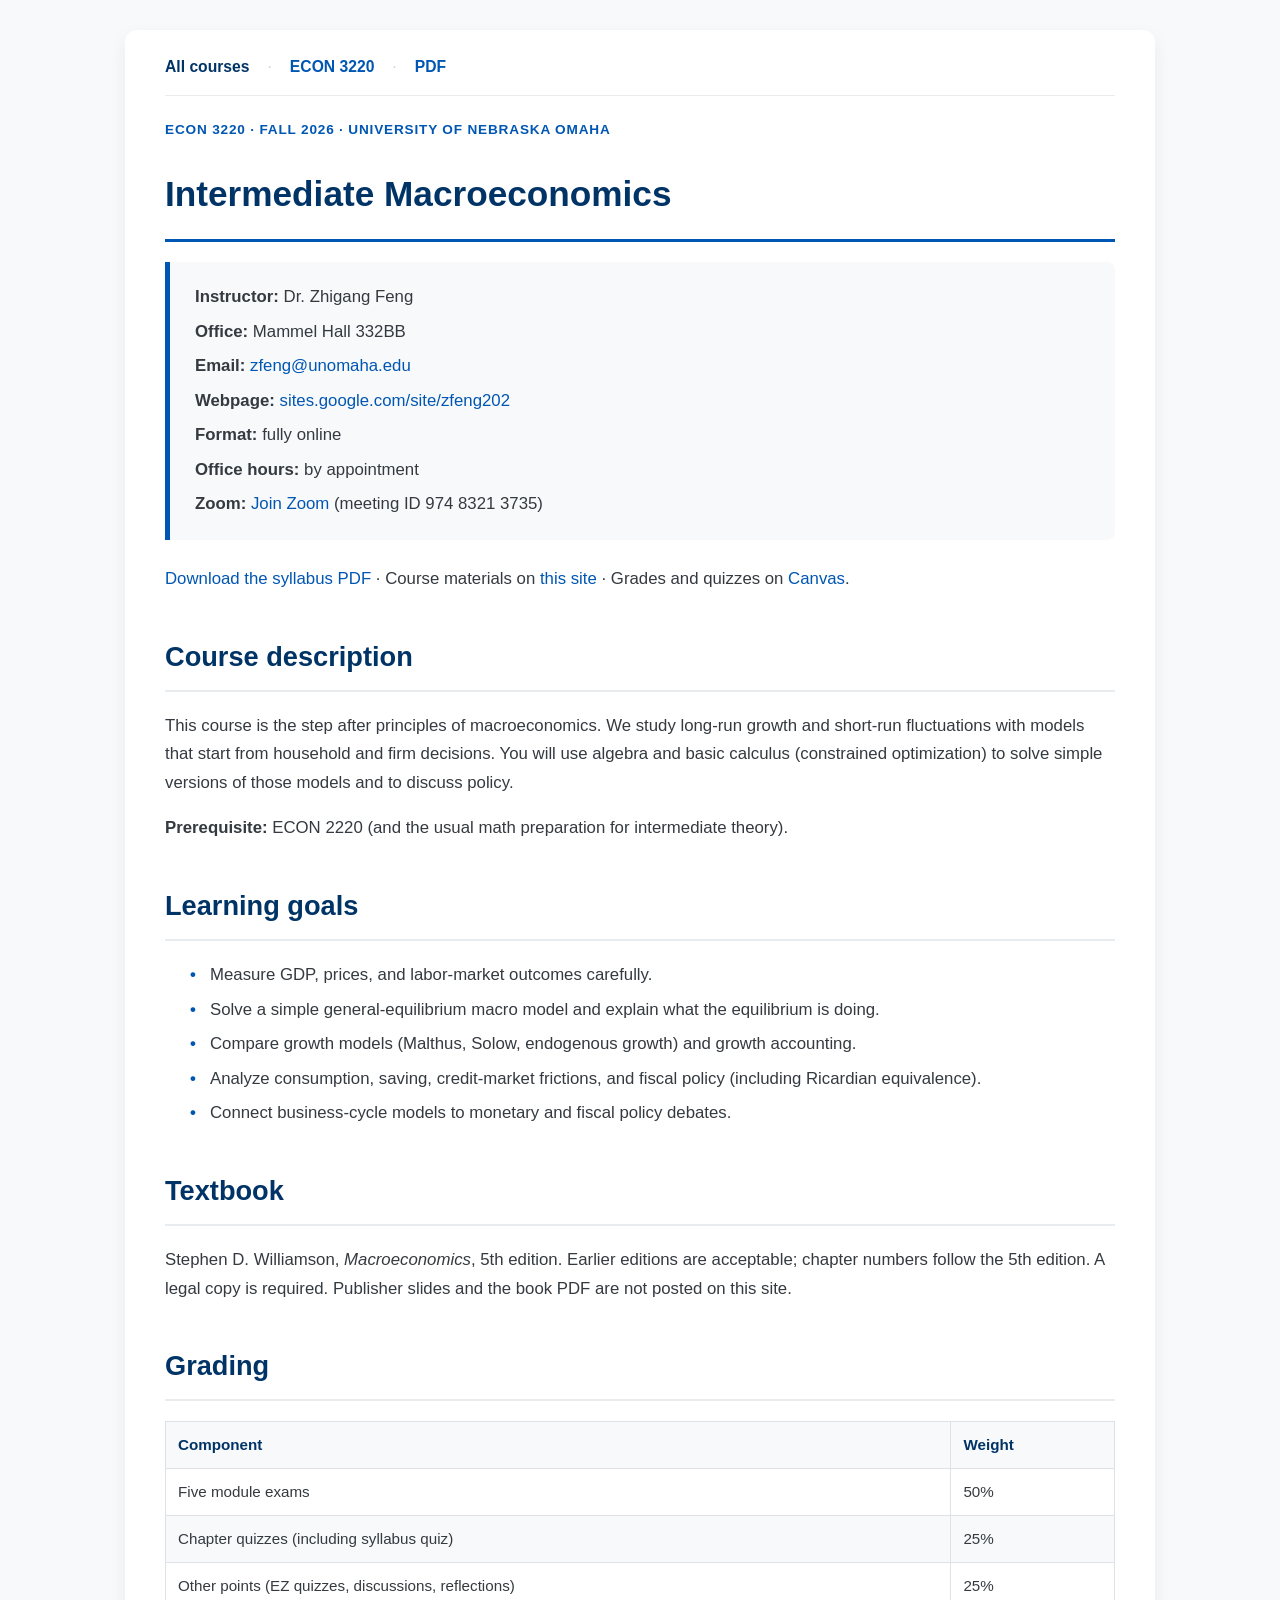
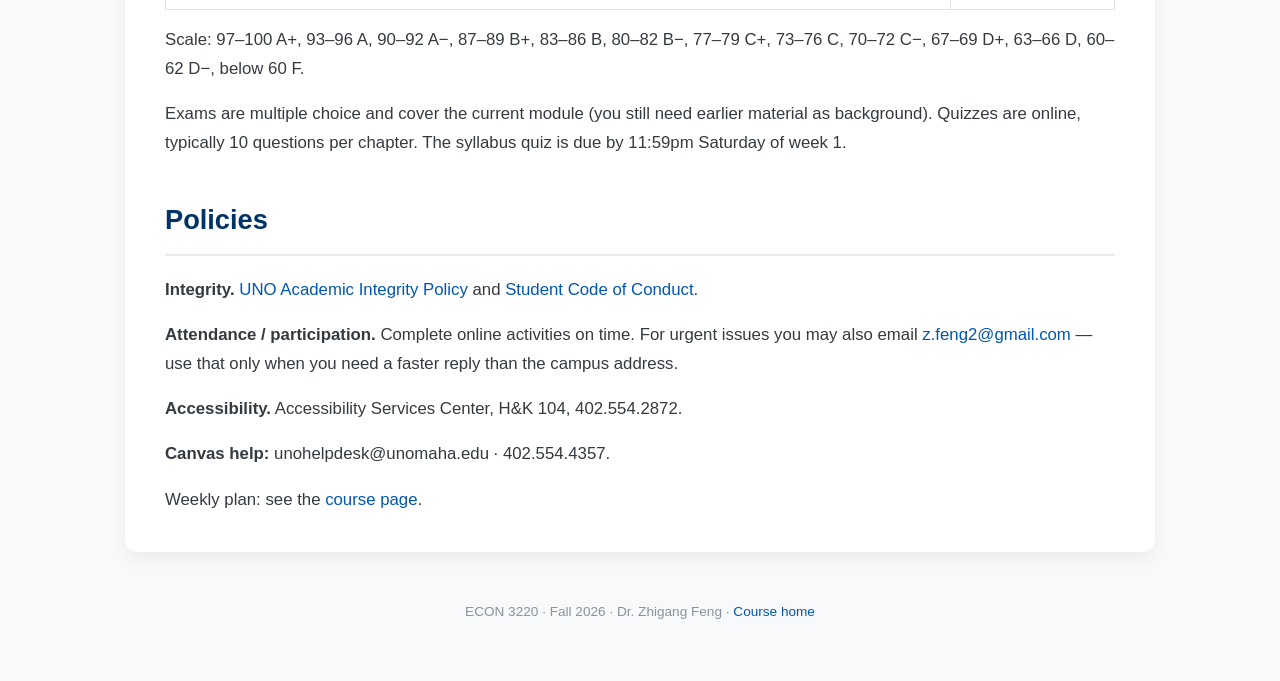
<file: econ3220/syllabus.html>
<!DOCTYPE html>
<html lang="en">
<head>
  <meta charset="UTF-8">
  <meta name="viewport" content="width=device-width, initial-scale=1.0">
  <title>ECON 3220 Syllabus · Fall 2026</title>
  <link rel="stylesheet" href="../assets/style.css">
</head>
<body>
  <div class="container">
    <nav class="topnav">
      <a class="home" href="../">All courses</a>
      <span class="sep">·</span>
      <a href="index.html">ECON 3220</a>
      <span class="sep">·</span>
      <a href="syllabus.pdf">PDF</a>
    </nav>
    <p class="kicker">ECON 3220 · Fall 2026 · University of Nebraska Omaha</p>
    <h1>Intermediate Macroeconomics</h1>
    <div class="instructor-info">
      <p><strong>Instructor:</strong> Dr. Zhigang Feng</p>
      <p><strong>Office:</strong> Mammel Hall 332BB</p>
      <p><strong>Email:</strong> <a href="mailto:zfeng@unomaha.edu">zfeng@unomaha.edu</a></p>
      <p><strong>Webpage:</strong> <a href="https://sites.google.com/site/zfeng202/">sites.google.com/site/zfeng202</a></p>
      <p><strong>Format:</strong> fully online</p>
      <p><strong>Office hours:</strong> by appointment</p>
      <p><strong>Zoom:</strong> <a href="https://unomaha.zoom.us/j/97483213735">Join Zoom</a> (meeting ID 974 8321 3735)</p>
    </div>
    <p><a href="syllabus.pdf">Download the syllabus PDF</a> · Course materials on <a href="index.html">this site</a> · Grades and quizzes on <a href="https://unomaha.instructure.com">Canvas</a>.</p>

    <h2>Course description</h2>
    <p>This course is the step after principles of macroeconomics. We study long-run growth and short-run fluctuations with models that start from household and firm decisions. You will use algebra and basic calculus (constrained optimization) to solve simple versions of those models and to discuss policy.</p>
    <p><strong>Prerequisite:</strong> ECON 2220 (and the usual math preparation for intermediate theory).</p>

    <h2>Learning goals</h2>
    <ul>
      <li>Measure GDP, prices, and labor-market outcomes carefully.</li>
      <li>Solve a simple general-equilibrium macro model and explain what the equilibrium is doing.</li>
      <li>Compare growth models (Malthus, Solow, endogenous growth) and growth accounting.</li>
      <li>Analyze consumption, saving, credit-market frictions, and fiscal policy (including Ricardian equivalence).</li>
      <li>Connect business-cycle models to monetary and fiscal policy debates.</li>
    </ul>

    <h2>Textbook</h2>
    <p>Stephen D. Williamson, <em>Macroeconomics</em>, 5th edition. Earlier editions are acceptable; chapter numbers follow the 5th edition. A legal copy is required. Publisher slides and the book PDF are not posted on this site.</p>

    <h2>Grading</h2>
    <table>
      <thead><tr><th>Component</th><th>Weight</th></tr></thead>
      <tbody>
        <tr><td>Five module exams</td><td>50%</td></tr>
        <tr><td>Chapter quizzes (including syllabus quiz)</td><td>25%</td></tr>
        <tr><td>Other points (EZ quizzes, discussions, reflections)</td><td>25%</td></tr>
      </tbody>
    </table>
    <p>Scale: 97–100 A+, 93–96 A, 90–92 A−, 87–89 B+, 83–86 B, 80–82 B−, 77–79 C+, 73–76 C, 70–72 C−, 67–69 D+, 63–66 D, 60–62 D−, below 60 F.</p>
    <p>Exams are multiple choice and cover the current module (you still need earlier material as background). Quizzes are online, typically 10 questions per chapter. The syllabus quiz is due by 11:59pm Saturday of week 1.</p>

    <h2>Policies</h2>
    <p><strong>Integrity.</strong> <a href="https://www.unomaha.edu/student-life/student-conduct-and-community-standards/policies/academic-integrity.php">UNO Academic Integrity Policy</a> and <a href="https://www.unomaha.edu/student-life/student-conduct-and-community-standards/policies/code-of-conduct.php">Student Code of Conduct</a>.</p>
    <p><strong>Attendance / participation.</strong> Complete online activities on time. For urgent issues you may also email <a href="mailto:z.feng2@gmail.com">z.feng2@gmail.com</a> — use that only when you need a faster reply than the campus address.</p>
    <p><strong>Accessibility.</strong> Accessibility Services Center, H&amp;K 104, 402.554.2872.</p>
    <p><strong>Canvas help:</strong> unohelpdesk@unomaha.edu · 402.554.4357.</p>
    <p>Weekly plan: see the <a href="index.html">course page</a>.</p>
  </div>
  <footer class="site-footer">ECON 3220 · Fall 2026 · Dr. Zhigang Feng · <a href="index.html">Course home</a></footer>
</body>
</html>
</file>
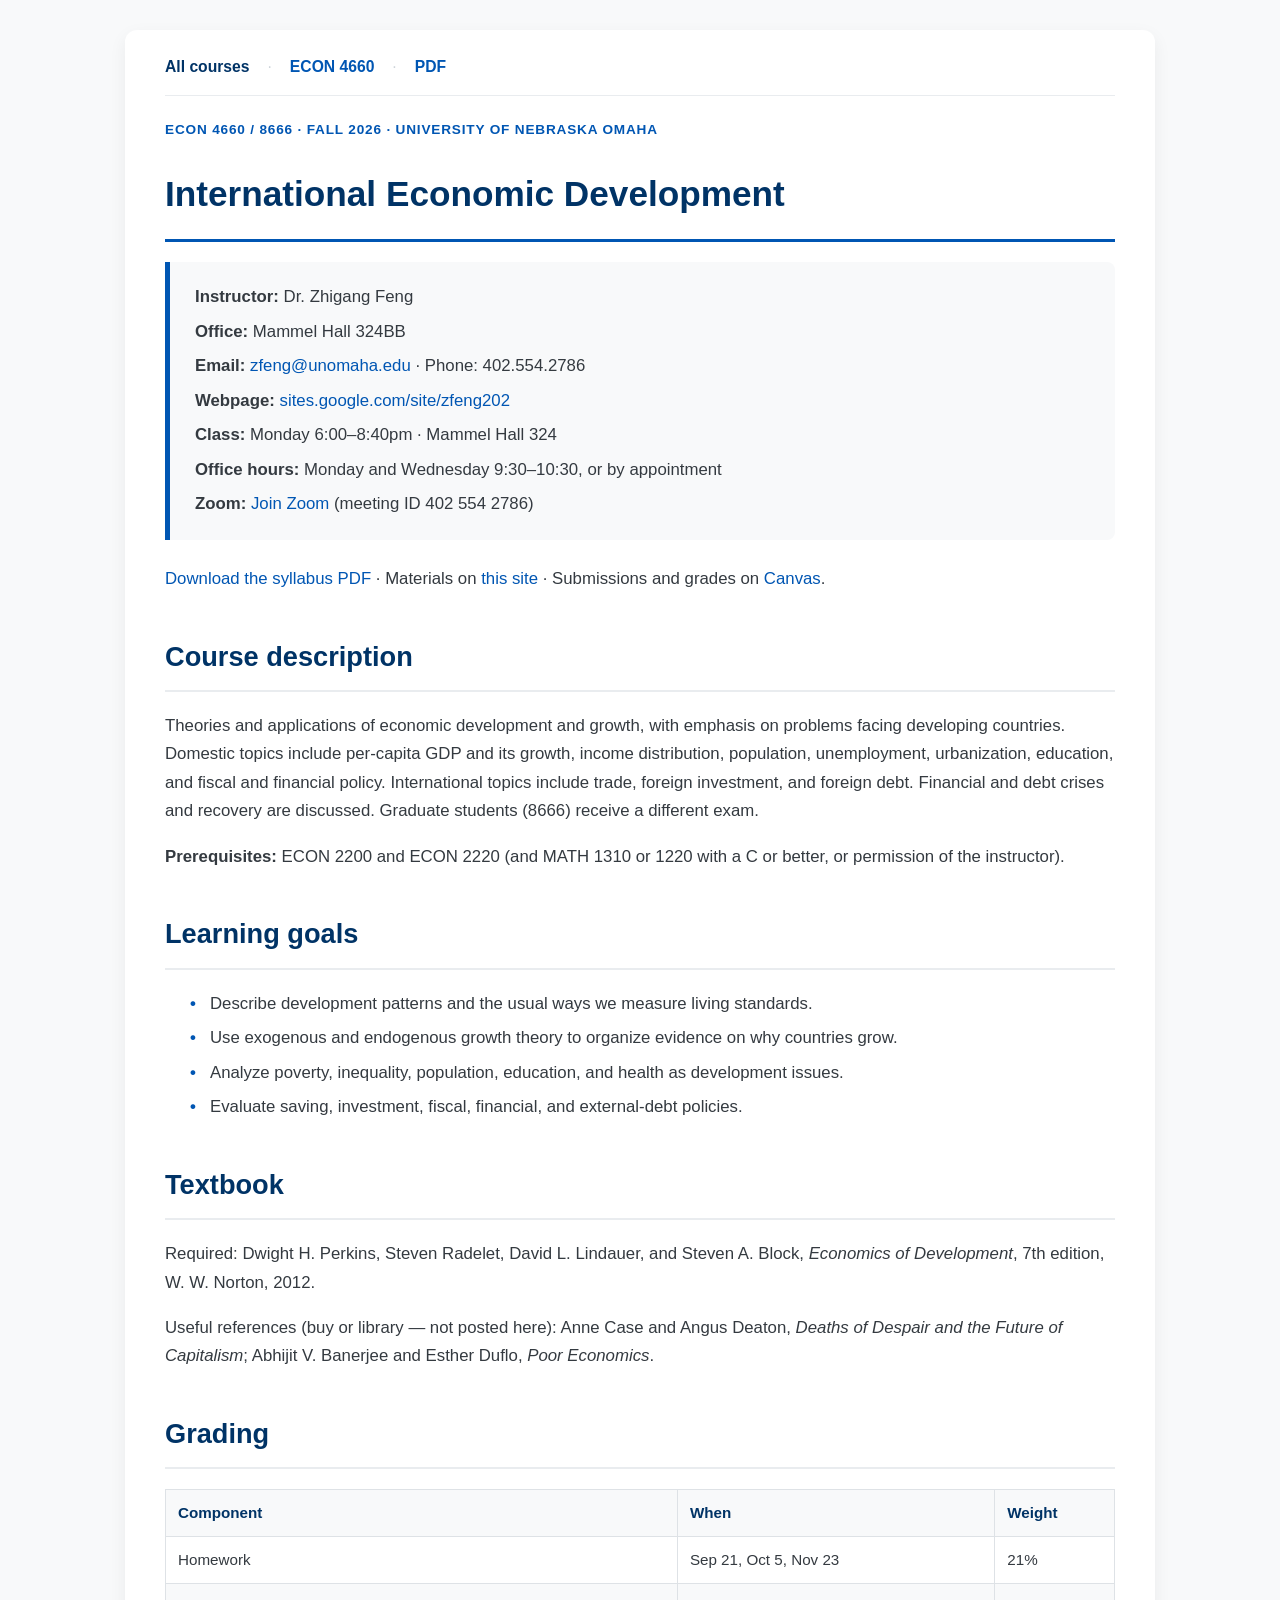
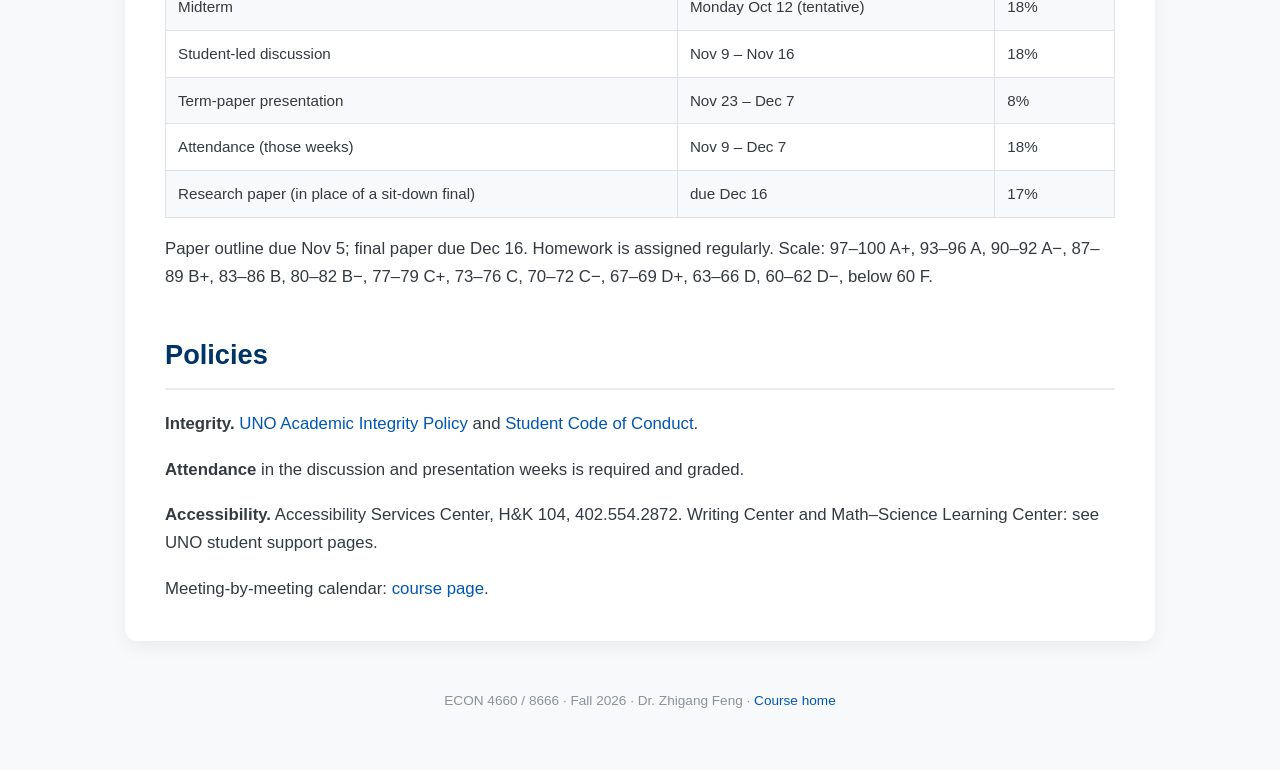
<file: econ4660/syllabus.html>
<!DOCTYPE html>
<html lang="en">
<head>
  <meta charset="UTF-8">
  <meta name="viewport" content="width=device-width, initial-scale=1.0">
  <title>ECON 4660 Syllabus · Fall 2026</title>
  <link rel="stylesheet" href="../assets/style.css">
</head>
<body>
  <div class="container">
    <nav class="topnav">
      <a class="home" href="../">All courses</a>
      <span class="sep">·</span>
      <a href="index.html">ECON 4660</a>
      <span class="sep">·</span>
      <a href="syllabus.pdf">PDF</a>
    </nav>
    <p class="kicker">ECON 4660 / 8666 · Fall 2026 · University of Nebraska Omaha</p>
    <h1>International Economic Development</h1>
    <div class="instructor-info">
      <p><strong>Instructor:</strong> Dr. Zhigang Feng</p>
      <p><strong>Office:</strong> Mammel Hall 324BB</p>
      <p><strong>Email:</strong> <a href="mailto:zfeng@unomaha.edu">zfeng@unomaha.edu</a> · Phone: 402.554.2786</p>
      <p><strong>Webpage:</strong> <a href="https://sites.google.com/site/zfeng202/">sites.google.com/site/zfeng202</a></p>
      <p><strong>Class:</strong> Monday 6:00–8:40pm · Mammel Hall 324</p>
      <p><strong>Office hours:</strong> Monday and Wednesday 9:30–10:30, or by appointment</p>
      <p><strong>Zoom:</strong> <a href="https://unomaha.zoom.us/j/4025542786?pwd=OGVwTCtjaTJQWGgvb1NjMHBPdkV0QT09">Join Zoom</a> (meeting ID 402 554 2786)</p>
    </div>
    <p><a href="syllabus.pdf">Download the syllabus PDF</a> · Materials on <a href="index.html">this site</a> · Submissions and grades on <a href="https://unomaha.instructure.com">Canvas</a>.</p>

    <h2>Course description</h2>
    <p>Theories and applications of economic development and growth, with emphasis on problems facing developing countries. Domestic topics include per-capita GDP and its growth, income distribution, population, unemployment, urbanization, education, and fiscal and financial policy. International topics include trade, foreign investment, and foreign debt. Financial and debt crises and recovery are discussed. Graduate students (8666) receive a different exam.</p>
    <p><strong>Prerequisites:</strong> ECON 2200 and ECON 2220 (and MATH 1310 or 1220 with a C or better, or permission of the instructor).</p>

    <h2>Learning goals</h2>
    <ul>
      <li>Describe development patterns and the usual ways we measure living standards.</li>
      <li>Use exogenous and endogenous growth theory to organize evidence on why countries grow.</li>
      <li>Analyze poverty, inequality, population, education, and health as development issues.</li>
      <li>Evaluate saving, investment, fiscal, financial, and external-debt policies.</li>
    </ul>

    <h2>Textbook</h2>
    <p>Required: Dwight H. Perkins, Steven Radelet, David L. Lindauer, and Steven A. Block, <em>Economics of Development</em>, 7th edition, W. W. Norton, 2012.</p>
    <p>Useful references (buy or library — not posted here): Anne Case and Angus Deaton, <em>Deaths of Despair and the Future of Capitalism</em>; Abhijit V. Banerjee and Esther Duflo, <em>Poor Economics</em>.</p>

    <h2>Grading</h2>
    <table>
      <thead><tr><th>Component</th><th>When</th><th>Weight</th></tr></thead>
      <tbody>
        <tr><td>Homework</td><td>Sep 21, Oct 5, Nov 23</td><td>21%</td></tr>
        <tr><td>Midterm</td><td>Monday Oct 12 (tentative)</td><td>18%</td></tr>
        <tr><td>Student-led discussion</td><td>Nov 9 – Nov 16</td><td>18%</td></tr>
        <tr><td>Term-paper presentation</td><td>Nov 23 – Dec 7</td><td>8%</td></tr>
        <tr><td>Attendance (those weeks)</td><td>Nov 9 – Dec 7</td><td>18%</td></tr>
        <tr><td>Research paper (in place of a sit-down final)</td><td>due Dec 16</td><td>17%</td></tr>
      </tbody>
    </table>
    <p>Paper outline due Nov 5; final paper due Dec 16. Homework is assigned regularly. Scale: 97–100 A+, 93–96 A, 90–92 A−, 87–89 B+, 83–86 B, 80–82 B−, 77–79 C+, 73–76 C, 70–72 C−, 67–69 D+, 63–66 D, 60–62 D−, below 60 F.</p>

    <h2>Policies</h2>
    <p><strong>Integrity.</strong> <a href="https://www.unomaha.edu/student-life/student-conduct-and-community-standards/policies/academic-integrity.php">UNO Academic Integrity Policy</a> and <a href="https://www.unomaha.edu/student-life/student-conduct-and-community-standards/policies/code-of-conduct.php">Student Code of Conduct</a>.</p>
    <p><strong>Attendance</strong> in the discussion and presentation weeks is required and graded.</p>
    <p><strong>Accessibility.</strong> Accessibility Services Center, H&amp;K 104, 402.554.2872. Writing Center and Math–Science Learning Center: see UNO student support pages.</p>
    <p>Meeting-by-meeting calendar: <a href="index.html">course page</a>.</p>
  </div>
  <footer class="site-footer">ECON 4660 / 8666 · Fall 2026 · Dr. Zhigang Feng · <a href="index.html">Course home</a></footer>
</body>
</html>
</file>
<file: assets/style.css>
/* ECON-UNO — shared stylesheet, aligned with Quant_Macro / AI-ECON-2026 */

body {
  font-family: -apple-system, BlinkMacSystemFont, "Segoe UI", Roboto, Helvetica, Arial, sans-serif;
  line-height: 1.7;
  background-color: #f8f9fa;
  color: #343a40;
  margin: 0;
  padding: 0;
}
.container {
  max-width: 950px;
  margin: 30px auto;
  padding: 30px 40px;
  background-color: #ffffff;
  border-radius: 12px;
  box-shadow: 0 6px 18px rgba(0,0,0,0.06);
}
h1 {
  font-size: 2.2em;
  color: #003366;
  border-bottom: 3px solid #0056b3;
  padding-bottom: 15px;
  margin-bottom: 20px;
  font-weight: 700;
}
h2 {
  font-size: 1.7em;
  color: #003366;
  border-bottom: 2px solid #e9ecef;
  padding-bottom: 10px;
  margin-top: 40px;
  margin-bottom: 20px;
  font-weight: 600;
}
h3 {
  font-size: 1.35em;
  color: #0056b3;
  margin-top: 25px;
  margin-bottom: 10px;
  font-weight: 600;
}
.lede { font-size: 1.12em; color: #495057; }
.muted { color: #6c757d; }
.kicker, .kicker {
  font-size: 0.85em;
  font-weight: 700;
  letter-spacing: .06em;
  text-transform: uppercase;
  color: #0056b3;
  margin: 0 0 6px;
}

.instructor-info {
  background-color: #f8f9fa;
  border-left: 5px solid #0056b3;
  padding: 15px 25px;
  margin-bottom: 25px;
  border-radius: 0 8px 8px 0;
}
.instructor-info p { margin: 6px 0; font-size: 1.05em; }
.instructor-info a { color: #0056b3; text-decoration: none; font-weight: 500; }
.instructor-info a:hover { text-decoration: underline; }
.instructor-info {
  background-color: #f8f9fa;
  border-left: 5px solid #0056b3;
  padding: 15px 25px;
  margin-bottom: 25px;
  border-radius: 0 8px 8px 0;
}
.instructor-info p { margin: 6px 0; font-size: 1.05em; }
.instructor-info a { color: #0056b3; text-decoration: none; font-weight: 500; }
.instructor-info a:hover { text-decoration: underline; }

p, li { font-size: 1.05em; margin-bottom: 8px; }
ul { list-style-type: none; padding-left: 25px; }
li { position: relative; padding-left: 20px; margin-bottom: 6px; }
li::before {
  content: '\2022';
  color: #0056b3;
  font-weight: bold;
  display: inline-block;
  width: 1em;
  margin-left: -20px;
  position: absolute;
  top: 0;
}
a { color: #0056b3; text-decoration: none; }
a:hover { text-decoration: underline; }

table {
  width: 100%;
  border-collapse: collapse;
  margin: 15px 0;
  font-size: 0.95em;
}
th, td { border: 1px solid #dee2e6; padding: 10px 12px; text-align: left; vertical-align: top; }
th { background-color: #f8f9fa; color: #003366; font-weight: 600; }
tr:nth-child(even) { background-color: #f8f9fa; }
.holiday { color: #6c757d; font-style: italic; }
.exam { font-weight: 600; color: #9a3412; }

.topnav, .topnav {
  display: flex;
  flex-wrap: wrap;
  gap: 8px 18px;
  align-items: center;
  font-size: 0.98em;
  margin: -6px 0 22px;
  padding-bottom: 14px;
  border-bottom: 1px solid #e9ecef;
}
.topnav a, .topnav a { font-weight: 600; }
.topnav .sep, .topnav .sep { color: #ced4da; }
.topnav .home, .topnav .home { color: #003366; }
.muted { color: #6c757d; font-size: 0.95em; }
.holiday { color: #6c757d; font-style: italic; }
.dl a { font-weight: 600; margin-right: 8px; }

.quicklinks, .quicklinks {
  display: grid;
  grid-template-columns: repeat(auto-fit, minmax(180px, 1fr));
  gap: 14px;
  margin: 24px 0 8px;
}
.quicklink, .quicklink {
  display: block;
  text-decoration: none;
  background: #fdfdfd;
  border: 1px solid #e0e0e0;
  border-left: 5px solid #0056b3;
  border-radius: 0 8px 8px 0;
  padding: 16px 20px;
  transition: box-shadow .15s, transform .15s;
}
.quicklink:hover, .quicklink:hover { box-shadow: 0 4px 12px rgba(0,0,0,0.08); transform: translateY(-1px); text-decoration: none; }
.ql-title, .quicklink .ql-title, .quicklink .ql-title { font-weight: 700; color: #003366; font-size: 1.1em; }
.ql-sub, .quicklink .ql-sub, .quicklink .ql-sub { color: #666; font-size: 0.9em; }

.course-grid {
  display: grid;
  grid-template-columns: repeat(auto-fit, minmax(260px, 1fr));
  gap: 18px;
  margin: 22px 0 8px;
}
.course-card {
  display: block;
  text-decoration: none;
  border: 1px solid #e0e0e0;
  border-radius: 10px;
  padding: 20px 22px 18px;
  background: #fdfdfd;
  border-top: 4px solid #0056b3;
  transition: box-shadow .15s, transform .15s;
}
.course-card:hover { box-shadow: 0 6px 16px rgba(0,0,0,0.08); transform: translateY(-2px); text-decoration: none; }
.course-card .code { font-size: 0.82em; font-weight: 700; letter-spacing: .06em; text-transform: uppercase; color: #0056b3; }
.course-card h2 { font-size: 1.25em; border: 0; padding: 0; margin: 4px 0 8px; }
.course-card p { color: #555; font-size: 0.95em; margin: 0 0 10px; }
.course-card .meta { color: #6c757d; font-size: 0.88em; }

.badge {
  display: inline-block;
  padding: 1px 8px;
  border-radius: 20px;
  font-size: 0.78em;
  font-weight: 600;
  vertical-align: middle;
}
.badge-ready { background: #e6f4ea; border: 1px solid #34a853; color: #137333; }

.notice {
  background: #f0f7ff;
  border: 1px solid #b3d4fc;
  border-left: 5px solid #0056b3;
  border-radius: 0 8px 8px 0;
  padding: 14px 20px;
  margin: 18px 0;
  font-size: 0.97em;
}
.notice.warn {
  background: #fff8e1;
  border-color: #ffe082;
  border-left-color: #ffb300;
}

.btn {
  display: inline-block;
  background: #0056b3;
  color: #fff !important;
  padding: 7px 12px;
  border-radius: 6px;
  font-weight: 600;
  font-size: 0.9em;
  text-decoration: none;
}
.btn:hover { background: #003f86; text-decoration: none; }
.btn-ghost {
  background: #fff;
  color: #0056b3 !important;
  border: 1px solid #0056b3;
}
.btn-ghost:hover { background: #f0f7ff; }

.dl { white-space: nowrap; }
.dl a { margin-right: 10px; font-weight: 600; }

.site-footer {
  max-width: 950px;
  margin: 0 auto 40px;
  padding: 18px 40px;
  color: #8a929a;
  font-size: 0.85em;
  text-align: center;
}

@media (max-width: 640px) {
  .container { margin: 12px; padding: 20px 18px; }
  h1 { font-size: 1.7em; }
  .dl { white-space: normal; }
}
</file>
